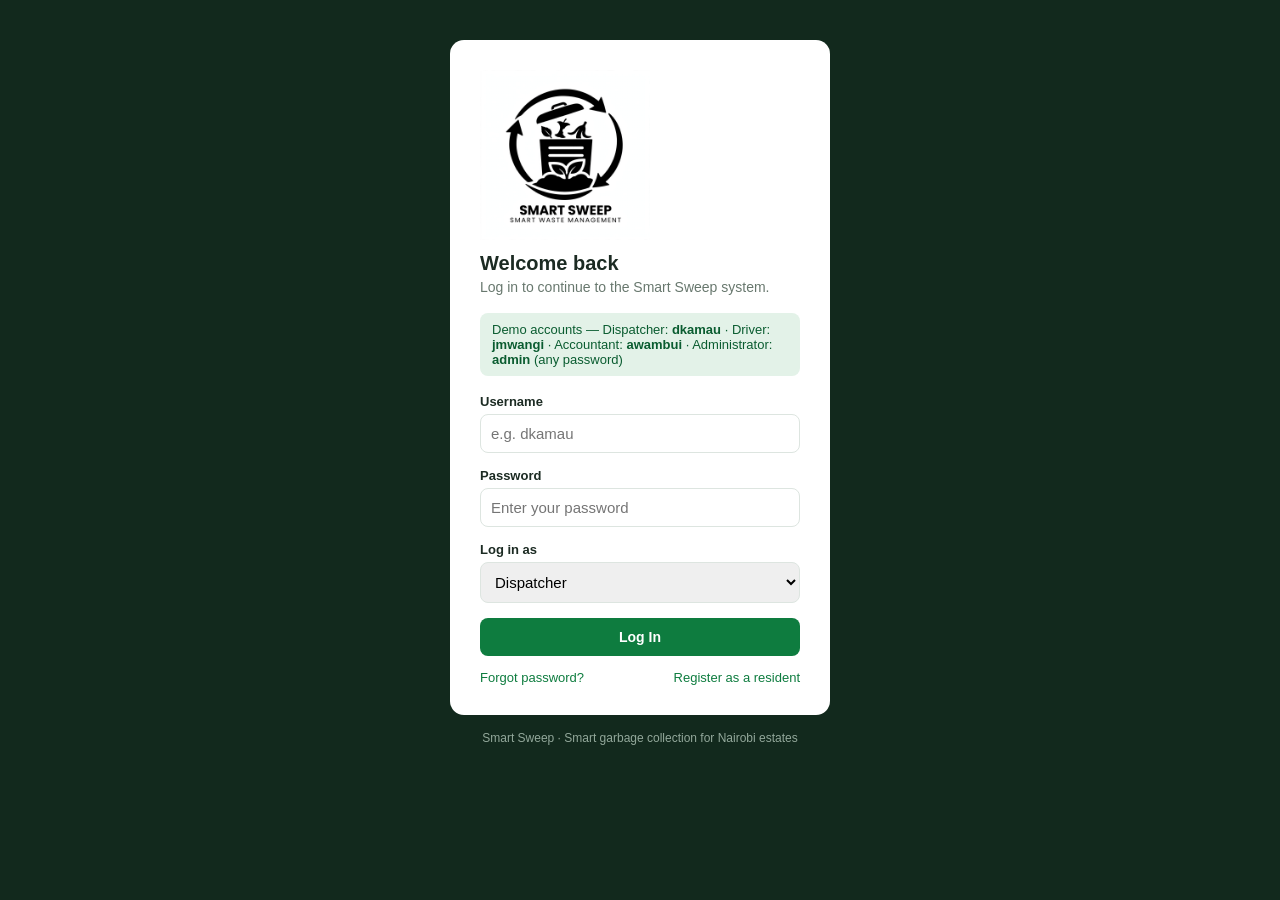
<file: index.html>
<!DOCTYPE html>
<!-- Smart Sweep — index page (the login page).
     A server always opens the file called index.html first,
     so this page IS the login page: the user types a username
     and a password, picks a role, and clicks Log In. The form
     then opens the dashboard page. (login.html is the same page,
     kept under its own name as well.) -->
<html lang="en">
<head>
    <meta charset="UTF-8">
    <meta name="viewport" content="width=device-width, initial-scale=1.0">
    <title>Login — Smart Sweep</title>
    <!-- This line brings in all the colours and layout from the CSS file -->
    <link rel="stylesheet" href="css/style.css">
</head>
<body>

    <div class="login-page">
        <div class="login-box">

            <!-- The system logo and name -->
            <img class="login-logo" src="img/smart-sweep-logo.png" alt="Smart Sweep - Smart Waste Management">

            <h1>Welcome back</h1>
            <p class="sub">Log in to continue to the Smart Sweep system.</p>

            <!-- Demo accounts, so anyone can try the system -->
            <div class="demo">
                Demo accounts — Dispatcher: <b>dkamau</b> · Driver: <b>jmwangi</b> ·
                Accountant: <b>awambui</b> · Administrator: <b>admin</b> (any password)
            </div>

            <!-- The login form. When it is submitted, it opens dashboard.html -->
            <form action="dashboard.html" method="get">
                <div class="field">
                    <label for="username">Username</label>
                    <input type="text" id="username" name="username" placeholder="e.g. dkamau" required>
                </div>
                <div class="field">
                    <label for="password">Password</label>
                    <input type="password" id="password" name="password" placeholder="Enter your password" required>
                </div>
                <div class="field">
                    <label for="role">Log in as</label>
                    <select id="role" name="role">
                        <option>Dispatcher</option>
                        <option>Collection Driver</option>
                        <option>Accountant</option>
                        <option>Administrator</option>
                        <option>Resident</option>
                    </select>
                </div>
                <button type="submit" class="btn">Log In</button>
            </form>

            <div class="login-links">
                <a href="#">Forgot password?</a>
                <a href="signup.html" class="right">Register as a resident</a>
            </div>
        </div>
        <p class="login-foot">Smart Sweep · Smart garbage collection for Nairobi estates</p>
    </div>

</body>
</html>
</file>
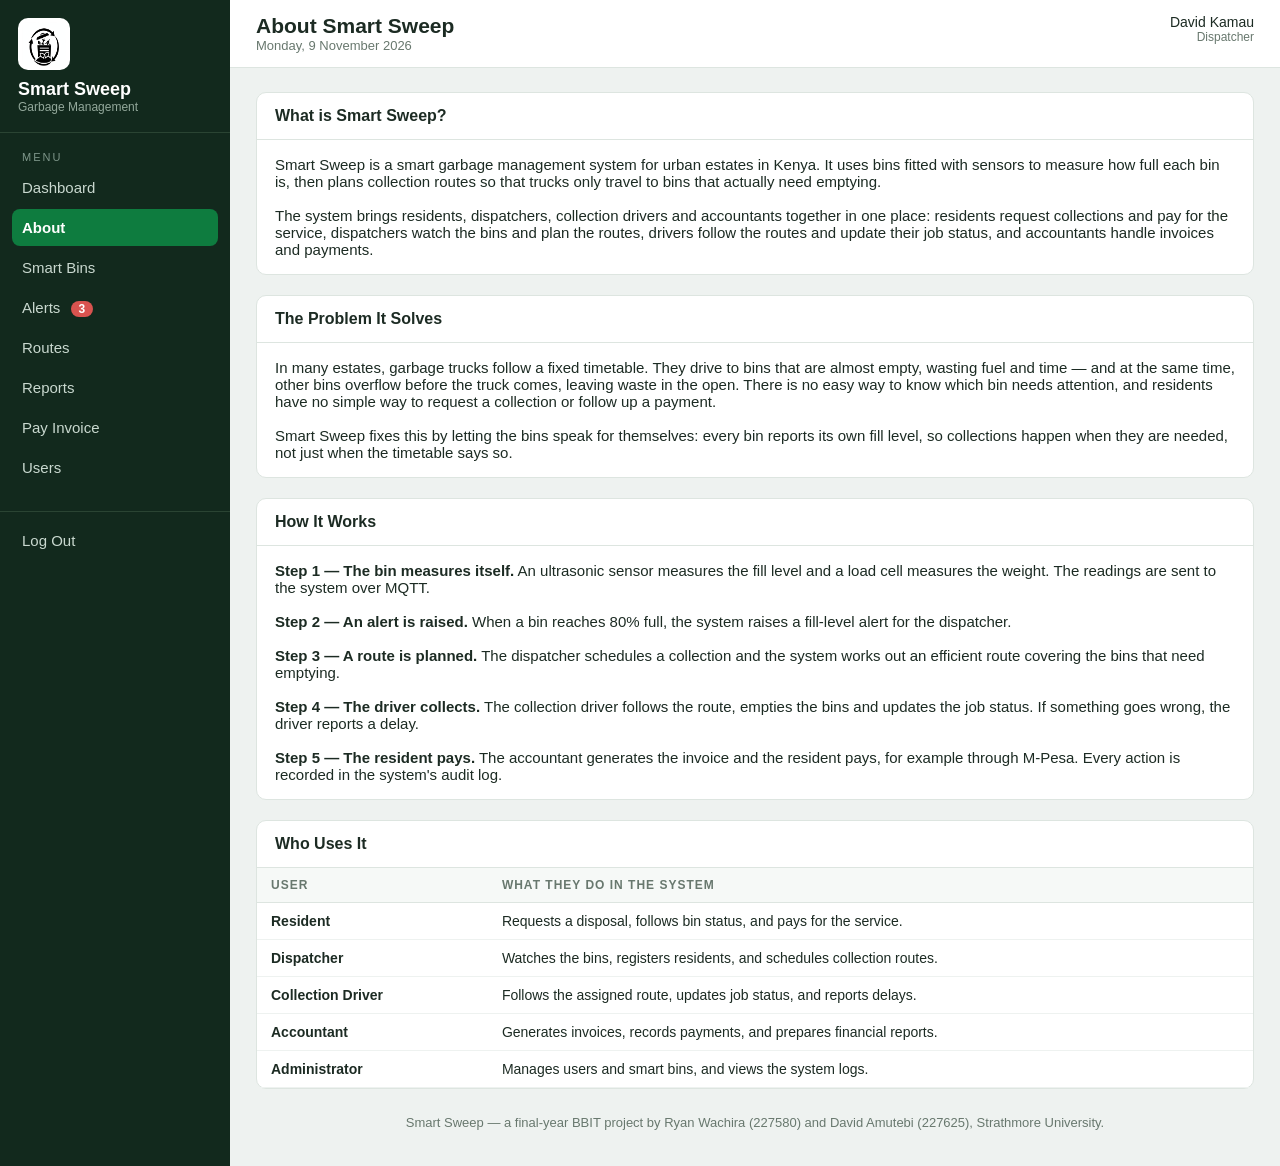
<file: about.html>
<!DOCTYPE html>
<!-- Smart Sweep — About page.
     This page explains what the system is, the problem it solves,
     how it works step by step, and who uses it. -->
<html lang="en">
<head>
    <meta charset="UTF-8">
    <meta name="viewport" content="width=device-width, initial-scale=1.0">
    <title>About — Smart Sweep</title>
    <link rel="stylesheet" href="css/style.css">
</head>
<body>

<div class="page">

    <!-- The left side menu (same on every page) -->
    <div class="sidebar">
        <div class="logo">
            <img class="logo-img" src="img/smart-sweep-logo-mark.png" alt="Smart Sweep logo">
            <div class="logo-name">Smart Sweep</div>
            <div class="logo-small">Garbage Management</div>
        </div>
        <div class="menu">
            <div class="menu-title">MENU</div>
            <a href="dashboard.html">Dashboard</a>
            <a href="about.html" class="active">About</a>
            <a href="bins.html">Smart Bins</a>
            <a href="alerts.html">Alerts <span class="count">3</span></a>
            <a href="routes.html">Routes</a>
            <a href="reports.html">Reports</a>
            <a href="pay.html">Pay Invoice</a>
            <a href="users.html">Users</a>
        </div>
        <div class="logout">
            <a href="login.html">Log Out</a>
        </div>
    </div>

    <div class="main">
        <div class="top">
            <div class="user">David Kamau<small>Dispatcher</small></div>
            <h1>About Smart Sweep</h1>
            <div class="date">Monday, 9 November 2026</div>
        </div>

        <div class="content">

            <!-- What the system is -->
            <div class="box">
                <div class="box-head">
                    <h2>What is Smart Sweep?</h2>
                </div>
                <div class="box-body">
                    <p>Smart Sweep is a smart garbage management system for urban estates in Kenya.
                    It uses bins fitted with sensors to measure how full each bin is, then plans
                    collection routes so that trucks only travel to bins that actually need emptying.</p>
                    <br>
                    <p>The system brings residents, dispatchers, collection drivers and accountants
                    together in one place: residents request collections and pay for the service,
                    dispatchers watch the bins and plan the routes, drivers follow the routes and
                    update their job status, and accountants handle invoices and payments.</p>
                </div>
            </div>

            <!-- The problem it solves -->
            <div class="box">
                <div class="box-head">
                    <h2>The Problem It Solves</h2>
                </div>
                <div class="box-body">
                    <p>In many estates, garbage trucks follow a fixed timetable. They drive to bins
                    that are almost empty, wasting fuel and time — and at the same time, other bins
                    overflow before the truck comes, leaving waste in the open. There is no easy way
                    to know which bin needs attention, and residents have no simple way to request a
                    collection or follow up a payment.</p>
                    <br>
                    <p>Smart Sweep fixes this by letting the bins speak for themselves: every bin
                    reports its own fill level, so collections happen when they are needed,
                    not just when the timetable says so.</p>
                </div>
            </div>

            <!-- How it works, step by step -->
            <div class="box">
                <div class="box-head">
                    <h2>How It Works</h2>
                </div>
                <div class="box-body">
                    <p><b>Step 1 — The bin measures itself.</b> An ultrasonic sensor measures the fill
                    level and a load cell measures the weight. The readings are sent to the system
                    over MQTT.</p>
                    <br>
                    <p><b>Step 2 — An alert is raised.</b> When a bin reaches 80% full, the system
                    raises a fill-level alert for the dispatcher.</p>
                    <br>
                    <p><b>Step 3 — A route is planned.</b> The dispatcher schedules a collection and
                    the system works out an efficient route covering the bins that need emptying.</p>
                    <br>
                    <p><b>Step 4 — The driver collects.</b> The collection driver follows the route,
                    empties the bins and updates the job status. If something goes wrong, the driver
                    reports a delay.</p>
                    <br>
                    <p><b>Step 5 — The resident pays.</b> The accountant generates the invoice and the
                    resident pays, for example through M-Pesa. Every action is recorded in the
                    system's audit log.</p>
                </div>
            </div>

            <!-- Who uses the system -->
            <div class="box">
                <div class="box-head">
                    <h2>Who Uses It</h2>
                </div>
                <table>
                    <tr><th>USER</th><th>WHAT THEY DO IN THE SYSTEM</th></tr>
                    <tr><td><b>Resident</b></td><td>Requests a disposal, follows bin status, and pays for the service.</td></tr>
                    <tr><td><b>Dispatcher</b></td><td>Watches the bins, registers residents, and schedules collection routes.</td></tr>
                    <tr><td><b>Collection Driver</b></td><td>Follows the assigned route, updates job status, and reports delays.</td></tr>
                    <tr><td><b>Accountant</b></td><td>Generates invoices, records payments, and prepares financial reports.</td></tr>
                    <tr><td><b>Administrator</b></td><td>Manages users and smart bins, and views the system logs.</td></tr>
                </table>
            </div>

            <p class="foot-note">Smart Sweep — a final-year BBIT project by Ryan Wachira (227580) and David Amutebi (227625), Strathmore University.</p>

        </div>
    </div>
</div>

</body>
</html>
</file>
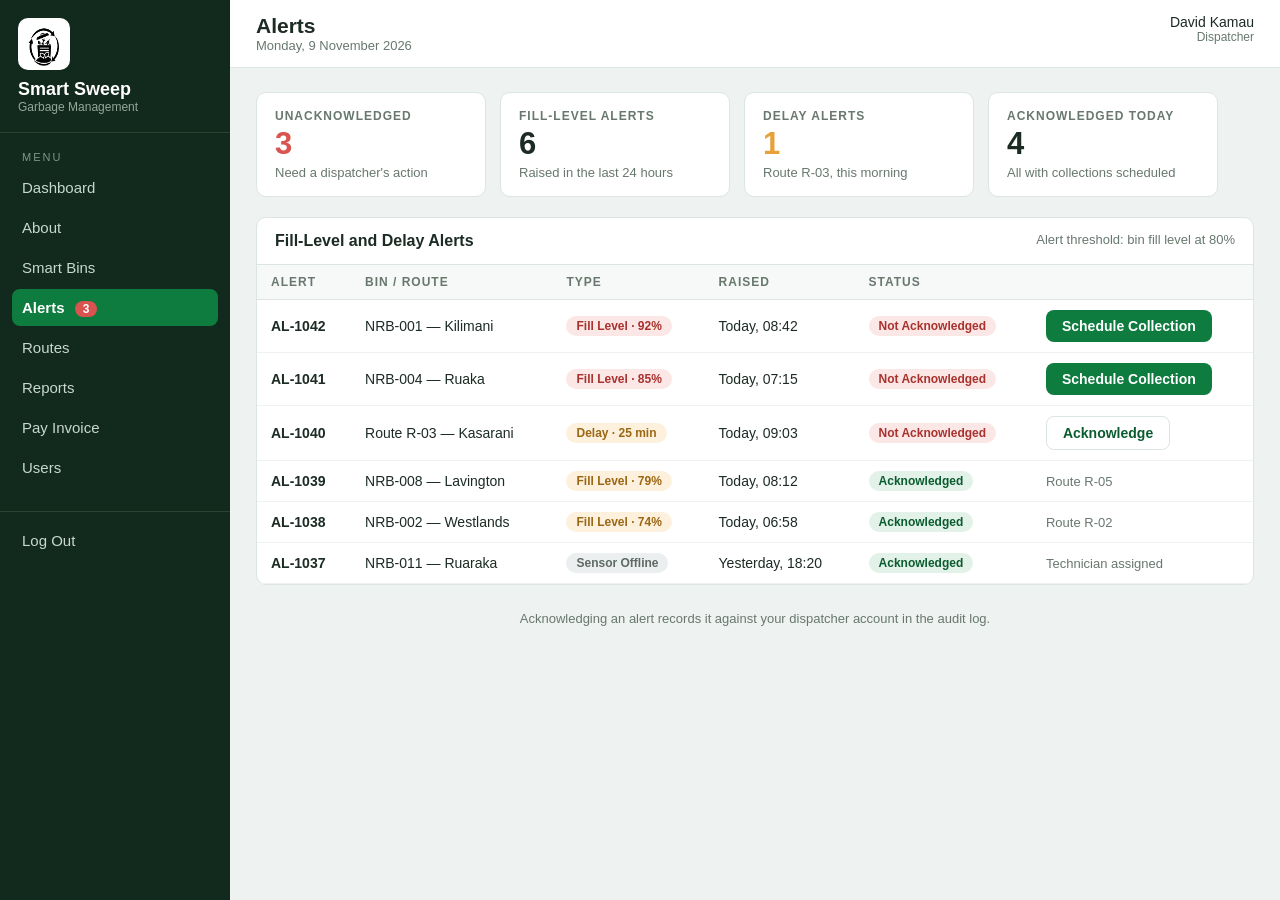
<file: alerts.html>
<!DOCTYPE html>
<!-- Smart Sweep — Alerts page.
     Alerts are raised automatically when a bin reaches 80% full,
     and when a driver reports a delay. The dispatcher acknowledges
     an alert and schedules a collection. -->
<html lang="en">
<head>
    <meta charset="UTF-8">
    <meta name="viewport" content="width=device-width, initial-scale=1.0">
    <title>Alerts — Smart Sweep</title>
    <link rel="stylesheet" href="css/style.css">
</head>
<body>

<div class="page">

    <!-- The left side menu (same on every page) -->
    <div class="sidebar">
        <div class="logo">
            <img class="logo-img" src="img/smart-sweep-logo-mark.png" alt="Smart Sweep logo">
            <div class="logo-name">Smart Sweep</div>
            <div class="logo-small">Garbage Management</div>
        </div>
        <div class="menu">
            <div class="menu-title">MENU</div>
            <a href="dashboard.html">Dashboard</a>
            <a href="about.html">About</a>
            <a href="bins.html">Smart Bins</a>
            <a href="alerts.html" class="active">Alerts <span class="count">3</span></a>
            <a href="routes.html">Routes</a>
            <a href="reports.html">Reports</a>
            <a href="pay.html">Pay Invoice</a>
            <a href="users.html">Users</a>
        </div>
        <div class="logout">
            <a href="login.html">Log Out</a>
        </div>
    </div>

    <div class="main">
        <div class="top">
            <div class="user">David Kamau<small>Dispatcher</small></div>
            <h1>Alerts</h1>
            <div class="date">Monday, 9 November 2026</div>
        </div>

        <div class="content">

            <!-- The four number cards -->
            <div class="cards">
                <div class="card">
                    <div class="card-title">UNACKNOWLEDGED</div>
                    <div class="number red">3</div>
                    <div class="note">Need a dispatcher's action</div>
                </div>
                <div class="card">
                    <div class="card-title">FILL-LEVEL ALERTS</div>
                    <div class="number">6</div>
                    <div class="note">Raised in the last 24 hours</div>
                </div>
                <div class="card">
                    <div class="card-title">DELAY ALERTS</div>
                    <div class="number orange">1</div>
                    <div class="note">Route R-03, this morning</div>
                </div>
                <div class="card">
                    <div class="card-title">ACKNOWLEDGED TODAY</div>
                    <div class="number">4</div>
                    <div class="note">All with collections scheduled</div>
                </div>
            </div>

            <!-- The table of alerts -->
            <div class="box">
                <div class="box-head">
                    <h2>Fill-Level and Delay Alerts</h2>
                    <span class="right">Alert threshold: bin fill level at 80%</span>
                </div>
                <table>
                    <tr>
                        <th>ALERT</th><th>BIN / ROUTE</th><th>TYPE</th><th>RAISED</th><th>STATUS</th><th></th>
                    </tr>
                    <tr>
                        <td><b>AL-1042</b></td><td>NRB-001 — Kilimani</td>
                        <td><span class="badge red">Fill Level · 92%</span></td>
                        <td>Today, 08:42</td>
                        <td><span class="badge red">Not Acknowledged</span></td>
                        <td><a class="btn" href="routes.html">Schedule Collection</a></td>
                    </tr>
                    <tr>
                        <td><b>AL-1041</b></td><td>NRB-004 — Ruaka</td>
                        <td><span class="badge red">Fill Level · 85%</span></td>
                        <td>Today, 07:15</td>
                        <td><span class="badge red">Not Acknowledged</span></td>
                        <td><a class="btn" href="routes.html">Schedule Collection</a></td>
                    </tr>
                    <tr>
                        <td><b>AL-1040</b></td><td>Route R-03 — Kasarani</td>
                        <td><span class="badge orange">Delay · 25 min</span></td>
                        <td>Today, 09:03</td>
                        <td><span class="badge red">Not Acknowledged</span></td>
                        <td><a class="btn btn-white" href="#">Acknowledge</a></td>
                    </tr>
                    <tr>
                        <td><b>AL-1039</b></td><td>NRB-008 — Lavington</td>
                        <td><span class="badge orange">Fill Level · 79%</span></td>
                        <td>Today, 08:12</td>
                        <td><span class="badge">Acknowledged</span></td>
                        <td><span class="grey-text small">Route R-05</span></td>
                    </tr>
                    <tr>
                        <td><b>AL-1038</b></td><td>NRB-002 — Westlands</td>
                        <td><span class="badge orange">Fill Level · 74%</span></td>
                        <td>Today, 06:58</td>
                        <td><span class="badge">Acknowledged</span></td>
                        <td><span class="grey-text small">Route R-02</span></td>
                    </tr>
                    <tr>
                        <td><b>AL-1037</b></td><td>NRB-011 — Ruaraka</td>
                        <td><span class="badge grey">Sensor Offline</span></td>
                        <td>Yesterday, 18:20</td>
                        <td><span class="badge">Acknowledged</span></td>
                        <td><span class="grey-text small">Technician assigned</span></td>
                    </tr>
                </table>
            </div>

            <p class="foot-note">Acknowledging an alert records it against your dispatcher account in the audit log.</p>

        </div>
    </div>
</div>

</body>
</html>
</file>
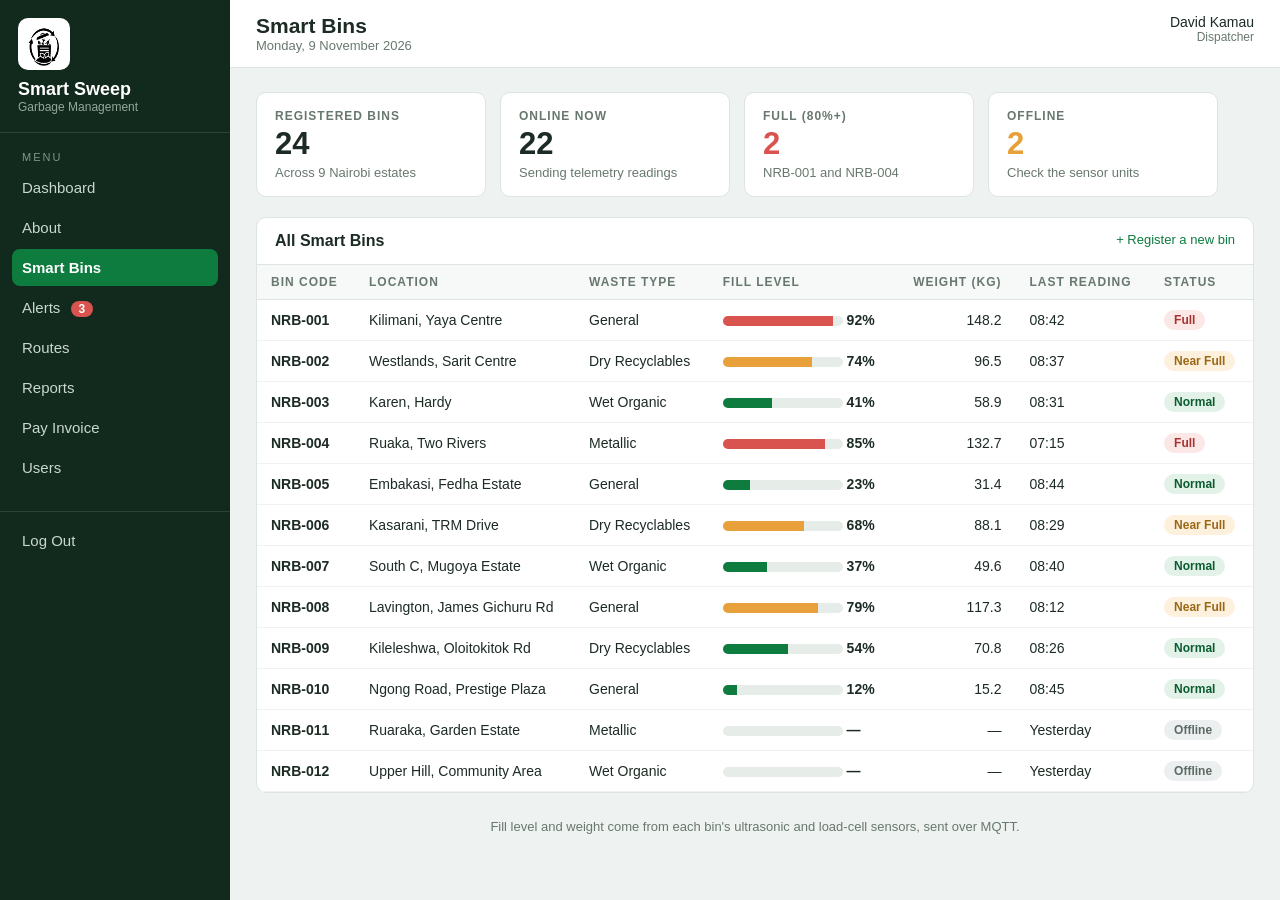
<file: bins.html>
<!DOCTYPE html>
<!-- Smart Sweep — Smart Bins page.
     A table of every smart bin: where it is, what waste it takes,
     how full it is, its weight, and whether it is online. -->
<html lang="en">
<head>
    <meta charset="UTF-8">
    <meta name="viewport" content="width=device-width, initial-scale=1.0">
    <title>Smart Bins — Smart Sweep</title>
    <link rel="stylesheet" href="css/style.css">
</head>
<body>

<div class="page">

    <!-- The left side menu (same on every page) -->
    <div class="sidebar">
        <div class="logo">
            <img class="logo-img" src="img/smart-sweep-logo-mark.png" alt="Smart Sweep logo">
            <div class="logo-name">Smart Sweep</div>
            <div class="logo-small">Garbage Management</div>
        </div>
        <div class="menu">
            <div class="menu-title">MENU</div>
            <a href="dashboard.html">Dashboard</a>
            <a href="about.html">About</a>
            <a href="bins.html" class="active">Smart Bins</a>
            <a href="alerts.html">Alerts <span class="count">3</span></a>
            <a href="routes.html">Routes</a>
            <a href="reports.html">Reports</a>
            <a href="pay.html">Pay Invoice</a>
            <a href="users.html">Users</a>
        </div>
        <div class="logout">
            <a href="login.html">Log Out</a>
        </div>
    </div>

    <div class="main">
        <div class="top">
            <div class="user">David Kamau<small>Dispatcher</small></div>
            <h1>Smart Bins</h1>
            <div class="date">Monday, 9 November 2026</div>
        </div>

        <div class="content">

            <!-- The four number cards -->
            <div class="cards">
                <div class="card">
                    <div class="card-title">REGISTERED BINS</div>
                    <div class="number">24</div>
                    <div class="note">Across 9 Nairobi estates</div>
                </div>
                <div class="card">
                    <div class="card-title">ONLINE NOW</div>
                    <div class="number">22</div>
                    <div class="note">Sending telemetry readings</div>
                </div>
                <div class="card">
                    <div class="card-title">FULL (80%+)</div>
                    <div class="number red">2</div>
                    <div class="note">NRB-001 and NRB-004</div>
                </div>
                <div class="card">
                    <div class="card-title">OFFLINE</div>
                    <div class="number orange">2</div>
                    <div class="note">Check the sensor units</div>
                </div>
            </div>

            <!-- The table of all bins.
                 Each bar is as wide as the bin's fill level. -->
            <div class="box">
                <div class="box-head">
                    <h2>All Smart Bins</h2>
                    <span class="right"><a href="#">+ Register a new bin</a></span>
                </div>
                <table>
                    <tr>
                        <th>BIN CODE</th><th>LOCATION</th><th>WASTE TYPE</th><th>FILL LEVEL</th><th class="num">WEIGHT (KG)</th><th>LAST READING</th><th>STATUS</th>
                    </tr>
                    <tr><td><b>NRB-001</b></td><td>Kilimani, Yaya Centre</td><td>General</td><td><div class="bar"><div class="fill red" style="width:92%"></div></div> <b>92%</b></td><td class="num">148.2</td><td>08:42</td><td><span class="badge red">Full</span></td></tr>
                    <tr><td><b>NRB-002</b></td><td>Westlands, Sarit Centre</td><td>Dry Recyclables</td><td><div class="bar"><div class="fill orange" style="width:74%"></div></div> <b>74%</b></td><td class="num">96.5</td><td>08:37</td><td><span class="badge orange">Near Full</span></td></tr>
                    <tr><td><b>NRB-003</b></td><td>Karen, Hardy</td><td>Wet Organic</td><td><div class="bar"><div class="fill" style="width:41%"></div></div> <b>41%</b></td><td class="num">58.9</td><td>08:31</td><td><span class="badge">Normal</span></td></tr>
                    <tr><td><b>NRB-004</b></td><td>Ruaka, Two Rivers</td><td>Metallic</td><td><div class="bar"><div class="fill red" style="width:85%"></div></div> <b>85%</b></td><td class="num">132.7</td><td>07:15</td><td><span class="badge red">Full</span></td></tr>
                    <tr><td><b>NRB-005</b></td><td>Embakasi, Fedha Estate</td><td>General</td><td><div class="bar"><div class="fill" style="width:23%"></div></div> <b>23%</b></td><td class="num">31.4</td><td>08:44</td><td><span class="badge">Normal</span></td></tr>
                    <tr><td><b>NRB-006</b></td><td>Kasarani, TRM Drive</td><td>Dry Recyclables</td><td><div class="bar"><div class="fill orange" style="width:68%"></div></div> <b>68%</b></td><td class="num">88.1</td><td>08:29</td><td><span class="badge orange">Near Full</span></td></tr>
                    <tr><td><b>NRB-007</b></td><td>South C, Mugoya Estate</td><td>Wet Organic</td><td><div class="bar"><div class="fill" style="width:37%"></div></div> <b>37%</b></td><td class="num">49.6</td><td>08:40</td><td><span class="badge">Normal</span></td></tr>
                    <tr><td><b>NRB-008</b></td><td>Lavington, James Gichuru Rd</td><td>General</td><td><div class="bar"><div class="fill orange" style="width:79%"></div></div> <b>79%</b></td><td class="num">117.3</td><td>08:12</td><td><span class="badge orange">Near Full</span></td></tr>
                    <tr><td><b>NRB-009</b></td><td>Kileleshwa, Oloitokitok Rd</td><td>Dry Recyclables</td><td><div class="bar"><div class="fill" style="width:54%"></div></div> <b>54%</b></td><td class="num">70.8</td><td>08:26</td><td><span class="badge">Normal</span></td></tr>
                    <tr><td><b>NRB-010</b></td><td>Ngong Road, Prestige Plaza</td><td>General</td><td><div class="bar"><div class="fill" style="width:12%"></div></div> <b>12%</b></td><td class="num">15.2</td><td>08:45</td><td><span class="badge">Normal</span></td></tr>
                    <tr><td><b>NRB-011</b></td><td>Ruaraka, Garden Estate</td><td>Metallic</td><td><div class="bar"><div class="fill" style="width:0%"></div></div> <b>—</b></td><td class="num">—</td><td>Yesterday</td><td><span class="badge grey">Offline</span></td></tr>
                    <tr><td><b>NRB-012</b></td><td>Upper Hill, Community Area</td><td>Wet Organic</td><td><div class="bar"><div class="fill" style="width:0%"></div></div> <b>—</b></td><td class="num">—</td><td>Yesterday</td><td><span class="badge grey">Offline</span></td></tr>
                </table>
            </div>

            <p class="foot-note">Fill level and weight come from each bin's ultrasonic and load-cell sensors, sent over MQTT.</p>

        </div>
    </div>
</div>

</body>
</html>
</file>
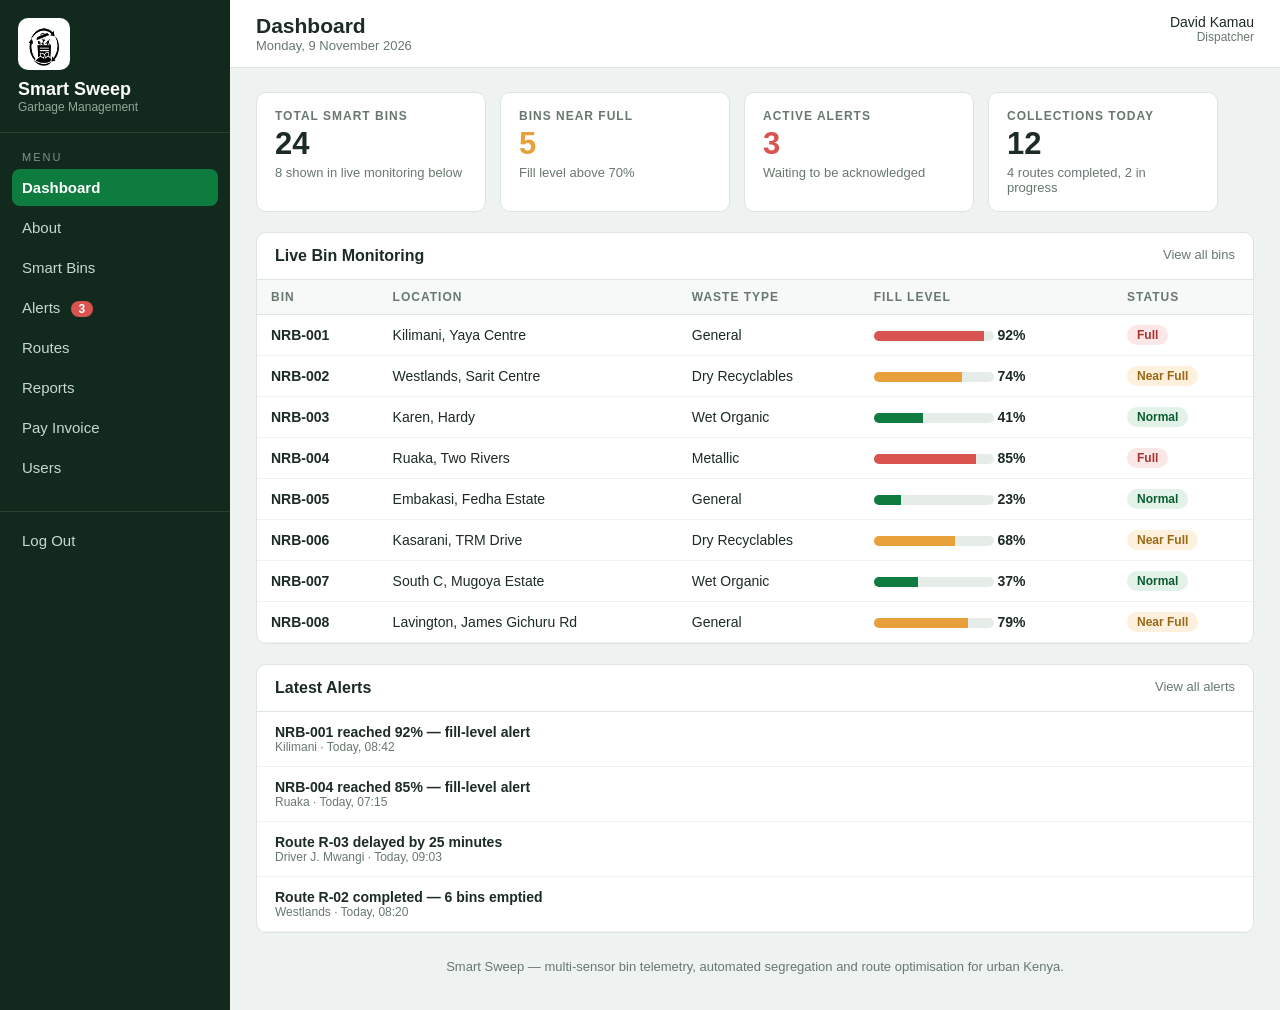
<file: dashboard.html>
<!DOCTYPE html>
<!-- Smart Sweep — Dashboard page.
     This is the first page after logging in. It shows four numbers
     at the top, a table of bins with their live fill levels, and
     the latest alerts. -->
<html lang="en">
<head>
    <meta charset="UTF-8">
    <meta name="viewport" content="width=device-width, initial-scale=1.0">
    <title>Dashboard — Smart Sweep</title>
    <link rel="stylesheet" href="css/style.css">
</head>
<body>

<div class="page">

    <!-- ===== The left side menu. It is the same on every page.
         The link with class "active" is the page you are on now. ===== -->
    <div class="sidebar">
        <div class="logo">
            <img class="logo-img" src="img/smart-sweep-logo-mark.png" alt="Smart Sweep logo">
            <div class="logo-name">Smart Sweep</div>
            <div class="logo-small">Garbage Management</div>
        </div>
        <div class="menu">
            <div class="menu-title">MENU</div>
            <a href="dashboard.html" class="active">Dashboard</a>
            <a href="about.html">About</a>
            <a href="bins.html">Smart Bins</a>
            <a href="alerts.html">Alerts <span class="count">3</span></a>
            <a href="routes.html">Routes</a>
            <a href="reports.html">Reports</a>
            <a href="pay.html">Pay Invoice</a>
            <a href="users.html">Users</a>
        </div>
        <div class="logout">
            <a href="login.html">Log Out</a>
        </div>
    </div>

    <!-- ===== The main part of the page ===== -->
    <div class="main">

        <!-- The white bar at the top -->
        <div class="top">
            <div class="user">David Kamau<small>Dispatcher</small></div>
            <h1>Dashboard</h1>
            <div class="date">Monday, 9 November 2026</div>
        </div>

        <div class="content">

            <!-- The four number cards -->
            <div class="cards">
                <div class="card">
                    <div class="card-title">TOTAL SMART BINS</div>
                    <div class="number">24</div>
                    <div class="note">8 shown in live monitoring below</div>
                </div>
                <div class="card">
                    <div class="card-title">BINS NEAR FULL</div>
                    <div class="number orange">5</div>
                    <div class="note">Fill level above 70%</div>
                </div>
                <div class="card">
                    <div class="card-title">ACTIVE ALERTS</div>
                    <div class="number red">3</div>
                    <div class="note">Waiting to be acknowledged</div>
                </div>
                <div class="card">
                    <div class="card-title">COLLECTIONS TODAY</div>
                    <div class="number">12</div>
                    <div class="note">4 routes completed, 2 in progress</div>
                </div>
            </div>

            <!-- Live bin monitoring table.
                 The bar in each row shows how full the bin is:
                 the coloured part is as wide as the fill level.
                 Green = fine, orange = near full, red = full. -->
            <div class="box">
                <div class="box-head">
                    <h2>Live Bin Monitoring</h2>
                    <a class="right" href="bins.html">View all bins</a>
                </div>
                <table>
                    <tr>
                        <th>BIN</th><th>LOCATION</th><th>WASTE TYPE</th><th>FILL LEVEL</th><th>STATUS</th>
                    </tr>
                    <tr>
                        <td><b>NRB-001</b></td><td>Kilimani, Yaya Centre</td><td>General</td>
                        <td><div class="bar"><div class="fill red" style="width:92%"></div></div> <b>92%</b></td>
                        <td><span class="badge red">Full</span></td>
                    </tr>
                    <tr>
                        <td><b>NRB-002</b></td><td>Westlands, Sarit Centre</td><td>Dry Recyclables</td>
                        <td><div class="bar"><div class="fill orange" style="width:74%"></div></div> <b>74%</b></td>
                        <td><span class="badge orange">Near Full</span></td>
                    </tr>
                    <tr>
                        <td><b>NRB-003</b></td><td>Karen, Hardy</td><td>Wet Organic</td>
                        <td><div class="bar"><div class="fill" style="width:41%"></div></div> <b>41%</b></td>
                        <td><span class="badge">Normal</span></td>
                    </tr>
                    <tr>
                        <td><b>NRB-004</b></td><td>Ruaka, Two Rivers</td><td>Metallic</td>
                        <td><div class="bar"><div class="fill red" style="width:85%"></div></div> <b>85%</b></td>
                        <td><span class="badge red">Full</span></td>
                    </tr>
                    <tr>
                        <td><b>NRB-005</b></td><td>Embakasi, Fedha Estate</td><td>General</td>
                        <td><div class="bar"><div class="fill" style="width:23%"></div></div> <b>23%</b></td>
                        <td><span class="badge">Normal</span></td>
                    </tr>
                    <tr>
                        <td><b>NRB-006</b></td><td>Kasarani, TRM Drive</td><td>Dry Recyclables</td>
                        <td><div class="bar"><div class="fill orange" style="width:68%"></div></div> <b>68%</b></td>
                        <td><span class="badge orange">Near Full</span></td>
                    </tr>
                    <tr>
                        <td><b>NRB-007</b></td><td>South C, Mugoya Estate</td><td>Wet Organic</td>
                        <td><div class="bar"><div class="fill" style="width:37%"></div></div> <b>37%</b></td>
                        <td><span class="badge">Normal</span></td>
                    </tr>
                    <tr>
                        <td><b>NRB-008</b></td><td>Lavington, James Gichuru Rd</td><td>General</td>
                        <td><div class="bar"><div class="fill orange" style="width:79%"></div></div> <b>79%</b></td>
                        <td><span class="badge orange">Near Full</span></td>
                    </tr>
                </table>
            </div>

            <!-- The latest alerts -->
            <div class="box">
                <div class="box-head">
                    <h2>Latest Alerts</h2>
                    <a class="right" href="alerts.html">View all alerts</a>
                </div>
                <div class="alert-row">
                    <div class="what">NRB-001 reached 92% — fill-level alert</div>
                    <div class="when">Kilimani · Today, 08:42</div>
                </div>
                <div class="alert-row">
                    <div class="what">NRB-004 reached 85% — fill-level alert</div>
                    <div class="when">Ruaka · Today, 07:15</div>
                </div>
                <div class="alert-row">
                    <div class="what">Route R-03 delayed by 25 minutes</div>
                    <div class="when">Driver J. Mwangi · Today, 09:03</div>
                </div>
                <div class="alert-row">
                    <div class="what">Route R-02 completed — 6 bins emptied</div>
                    <div class="when">Westlands · Today, 08:20</div>
                </div>
            </div>

            <p class="foot-note">Smart Sweep — multi-sensor bin telemetry, automated segregation and route optimisation for urban Kenya.</p>

        </div>
    </div>
</div>

</body>
</html>
</file>
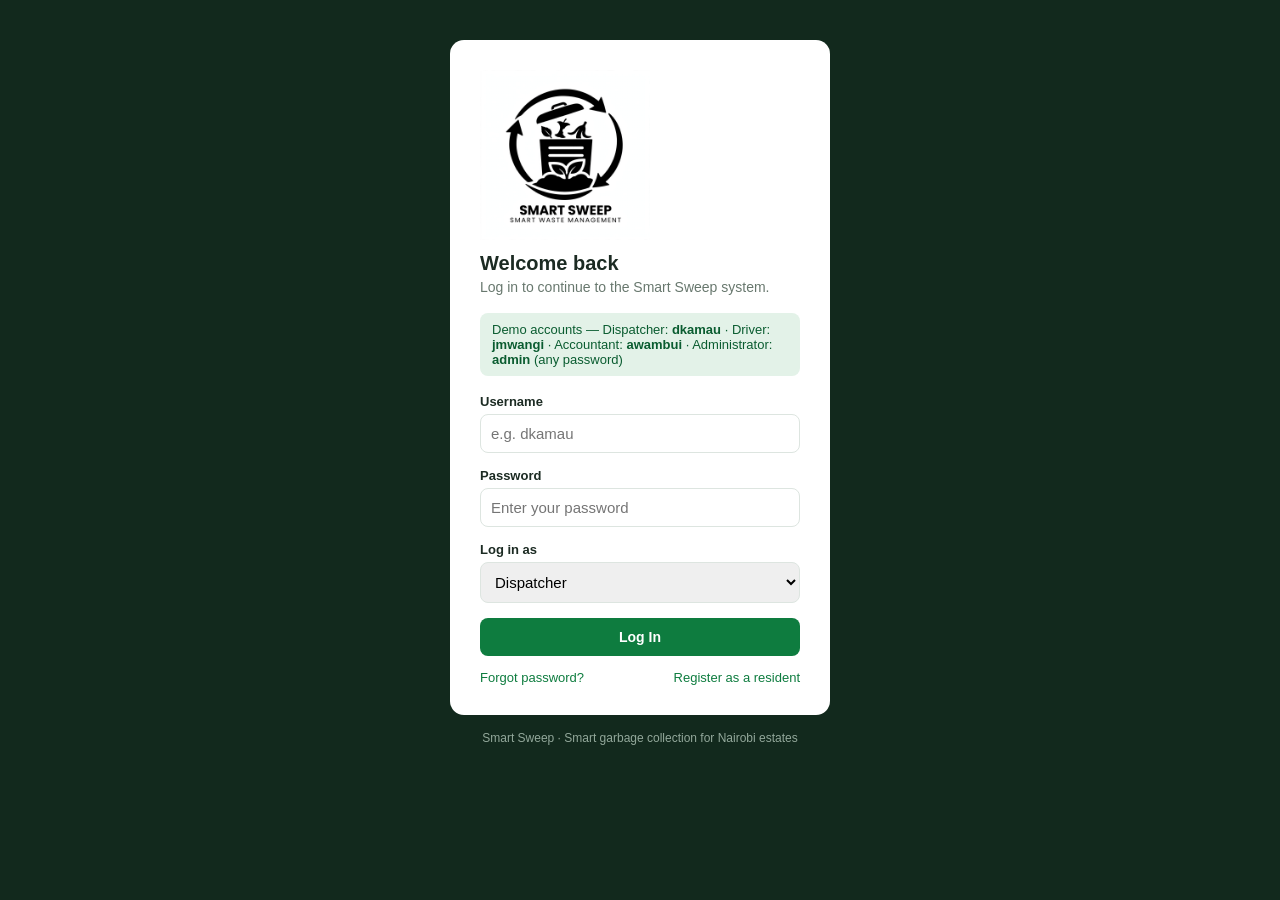
<file: login.html>
<!DOCTYPE html>
<!-- Smart Sweep — Login page.
     This is the first page a user sees. The user types a username
     and a password, picks a role, and clicks Log In. The form then
     opens the dashboard page. -->
<html lang="en">
<head>
    <meta charset="UTF-8">
    <meta name="viewport" content="width=device-width, initial-scale=1.0">
    <title>Login — Smart Sweep</title>
    <!-- This line brings in all the colours and layout from the CSS file -->
    <link rel="stylesheet" href="css/style.css">
</head>
<body>

    <div class="login-page">
        <div class="login-box">

            <!-- The system logo and name -->
            <img class="login-logo" src="img/smart-sweep-logo.png" alt="Smart Sweep - Smart Waste Management">

            <h1>Welcome back</h1>
            <p class="sub">Log in to continue to the Smart Sweep system.</p>

            <!-- Demo accounts, so anyone can try the system -->
            <div class="demo">
                Demo accounts — Dispatcher: <b>dkamau</b> · Driver: <b>jmwangi</b> ·
                Accountant: <b>awambui</b> · Administrator: <b>admin</b> (any password)
            </div>

            <!-- The login form. When it is submitted, it opens dashboard.html -->
            <form action="dashboard.html" method="get">
                <div class="field">
                    <label for="username">Username</label>
                    <input type="text" id="username" name="username" placeholder="e.g. dkamau" required>
                </div>
                <div class="field">
                    <label for="password">Password</label>
                    <input type="password" id="password" name="password" placeholder="Enter your password" required>
                </div>
                <div class="field">
                    <label for="role">Log in as</label>
                    <select id="role" name="role">
                        <option>Dispatcher</option>
                        <option>Collection Driver</option>
                        <option>Accountant</option>
                        <option>Administrator</option>
                        <option>Resident</option>
                    </select>
                </div>
                <button type="submit" class="btn">Log In</button>
            </form>

            <div class="login-links">
                <a href="#">Forgot password?</a>
                <a href="signup.html" class="right">Register as a resident</a>
            </div>
        </div>
        <p class="login-foot">Smart Sweep · Smart garbage collection for Nairobi estates</p>
    </div>

</body>
</html>
</file>
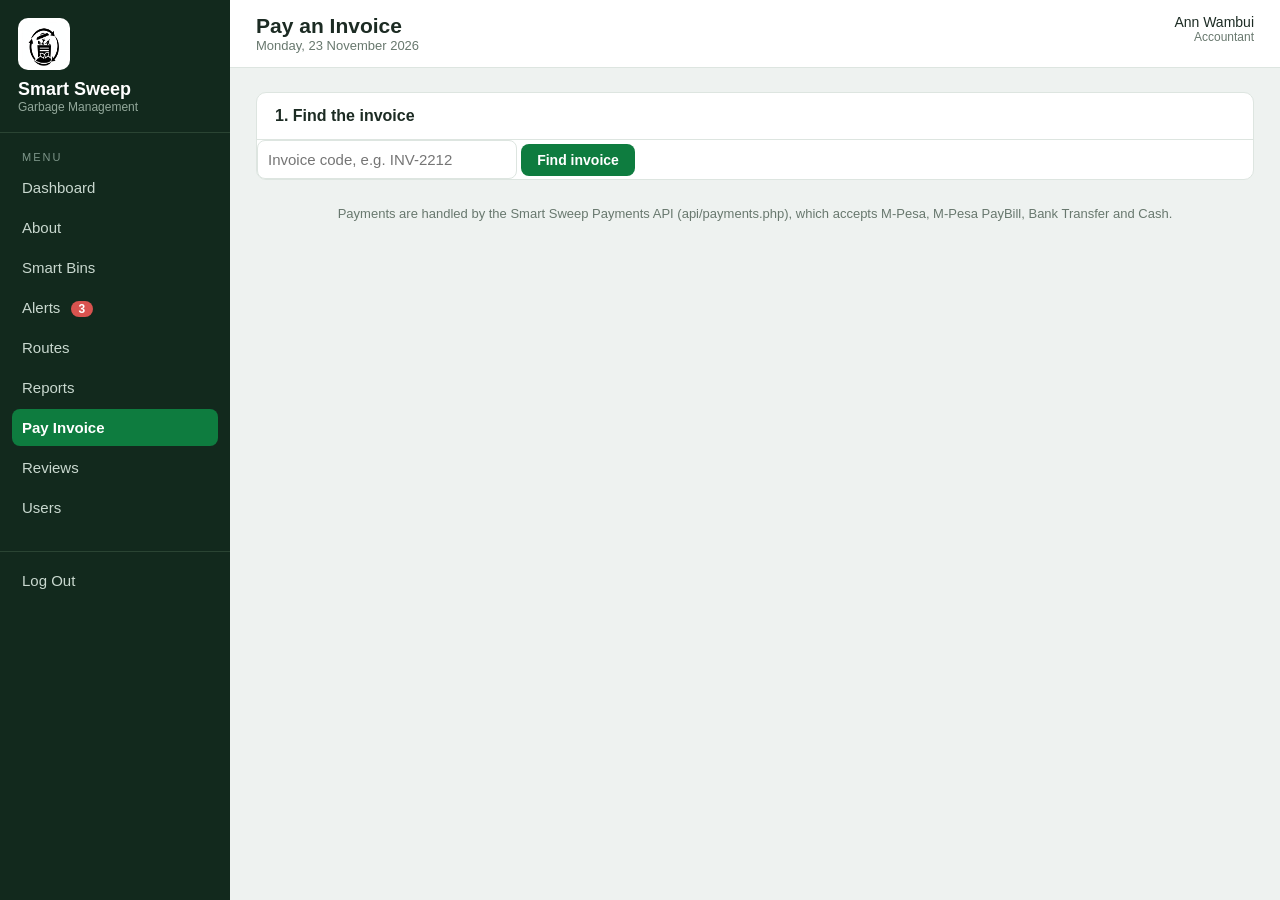
<file: pay.html>
<!DOCTYPE html>
<!-- Smart Sweep — Pay an Invoice page.
     The front end of the Payments API (api/payments.php):
     find an invoice, choose how to pay — M-Pesa, PayBill,
     Bank Transfer or Cash — and the API does the rest. -->
<html lang="en">
<head>
    <meta charset="UTF-8">
    <meta name="viewport" content="width=device-width, initial-scale=1.0">
    <title>Pay an Invoice — Smart Sweep</title>
    <link rel="stylesheet" href="css/style.css">
</head>
<body>

<div class="page">

    <!-- The left side menu (same on every page) -->
    <div class="sidebar">
        <div class="logo">
            <img class="logo-img" src="img/smart-sweep-logo-mark.png" alt="Smart Sweep logo">
            <div class="logo-name">Smart Sweep</div>
            <div class="logo-small">Garbage Management</div>
        </div>
        <div class="menu">
            <div class="menu-title">MENU</div>
            <a href="dashboard.html">Dashboard</a>
            <a href="about.html">About</a>
            <a href="bins.html">Smart Bins</a>
            <a href="alerts.html">Alerts <span class="count">3</span></a>
            <a href="routes.html">Routes</a>
            <a href="reports.html">Reports</a>
            <a href="pay.html" class="active">Pay Invoice</a>
            <a href="reviews.html">Reviews</a>
            <a href="users.html">Users</a>
        </div>
        <div class="logout">
            <a href="login.html">Log Out</a>
        </div>
    </div>

    <div class="main">
        <div class="top">
            <div class="user">Ann Wambui<small>Accountant</small></div>
            <h1>Pay an Invoice</h1>
            <div class="date">Monday, 23 November 2026</div>
        </div>

        <div class="content">

            <!-- Step 1: find the invoice -->
            <div class="box">
                <div class="box-head">
                    <h2>1. Find the invoice</h2>
                </div>
                <p>
                    <input type="text" id="invoiceCode" placeholder="Invoice code, e.g. INV-2212" style="width:260px">
                    <button class="btn" id="findBtn" type="button">Find invoice</button>
                </p>
                <div id="invoiceInfo"></div>
            </div>

            <!-- Step 2: choose how to pay -->
            <div class="box" id="payBox" style="display:none">
                <div class="box-head">
                    <h2>2. Choose how to pay</h2>
                </div>
                <p>
                    <label><input type="radio" name="method" value="M-Pesa" checked> M-Pesa</label> &nbsp;
                    <label><input type="radio" name="method" value="M-Pesa PayBill"> M-Pesa PayBill</label> &nbsp;
                    <label><input type="radio" name="method" value="Bank Transfer"> Bank Transfer</label> &nbsp;
                    <label><input type="radio" name="method" value="Cash"> Cash</label>
                </p>

                <div id="fieldsMpesa">
                    <p>M-Pesa phone number<br>
                    <input type="text" id="phone" placeholder="e.g. 0712 345 678" style="width:260px"></p>
                    <p class="foot-note">You will get an M-Pesa prompt on this phone — enter your PIN to pay.</p>
                </div>

                <div id="fieldsPaybill" style="display:none">
                    <p class="foot-note">Pay on your phone with Lipa na M-Pesa → PayBill. When you continue,
                    the API gives you the business number — your account number is your invoice code.
                    The payment completes when Safaricom confirms it.</p>
                </div>

                <div id="fieldsBank" style="display:none">
                    <p class="foot-note">When you continue, the API gives you the Smart Sweep bank account
                    and a reference to quote on the transfer. The Accountant confirms the payment
                    once the transfer lands.</p>
                </div>

                <div id="fieldsCash" style="display:none">
                    <p class="foot-note">Pay at the Smart Sweep office. The payment is recorded as
                    received as soon as you continue.</p>
                </div>

                <p><button class="btn" id="payBtn" type="button">Pay now</button></p>
            </div>

            <!-- The answer from the API -->
            <div class="box" id="resultBox" style="display:none">
                <div class="box-head">
                    <h2>Result</h2>
                </div>
                <div id="result"></div>
            </div>

            <p class="foot-note">Payments are handled by the Smart Sweep Payments API (api/payments.php),
            which accepts M-Pesa, M-Pesa PayBill, Bank Transfer and Cash. <span id="modeNote"></span></p>

        </div>
    </div>
</div>

<script>
// The Pay page talks to the Payments API and shows its answer
// in words — the same rule the whole system follows.
var API = 'api/payments.php';
var currentInvoice = null;

function show(box, html) {
    var el = document.getElementById(box);
    el.innerHTML = html;
    el.style.display = 'block';
}

function money(n) { return 'KSh ' + Number(n).toLocaleString('en-KE'); }

document.getElementById('findBtn').onclick = function () {
    var code = document.getElementById('invoiceCode').value.trim();
    if (!code) { show('invoiceInfo', '<p>Enter the invoice code from the invoice.</p>'); return; }
    fetch(API + '?invoice=' + encodeURIComponent(code))
        .then(function (r) { return r.json(); })
        .then(function (d) {
            if (!d.success) {
                show('invoiceInfo', '<p>' + d.message + '</p>');
                document.getElementById('payBox').style.display = 'none';
                return;
            }
            currentInvoice = d.invoice;
            document.getElementById('modeNote').textContent =
                d.test_mode ? 'The API is in test mode: no real money moves.' : '';
            var badge = d.invoice.status === 'Paid'
                ? '<span class="badge">Paid</span>' : '<span class="badge orange">Unpaid</span>';
            show('invoiceInfo',
                '<table><tr><th>INVOICE</th><th>RESIDENT</th><th>ESTATE</th><th class="num">AMOUNT</th><th>STATUS</th></tr>' +
                '<tr><td><b>' + d.invoice.code + '</b></td><td>' + d.invoice.resident + '</td><td>' +
                d.invoice.estate + '</td><td class="num">' + money(d.invoice.amount) + '</td><td>' + badge +
                '</td></tr></table>');
            document.getElementById('payBox').style.display =
                d.invoice.status === 'Paid' ? 'none' : 'block';
        })
        .catch(function () { show('invoiceInfo', '<p>The payments service is not answering. Is the site running on XAMPP?</p>'); });
};

var fieldSets = { 'M-Pesa': 'fieldsMpesa', 'M-Pesa PayBill': 'fieldsPaybill', 'Bank Transfer': 'fieldsBank', 'Cash': 'fieldsCash' };
document.querySelectorAll('input[name="method"]').forEach(function (radio) {
    radio.onchange = function () {
        for (var m in fieldSets) {
            document.getElementById(fieldSets[m]).style.display = 'none';
        }
        document.getElementById(fieldSets[radio.value]).style.display = 'block';
    };
});

document.getElementById('payBtn').onclick = function () {
    if (!currentInvoice) return;
    var method = document.querySelector('input[name="method"]:checked').value;
    var body = { action: 'initiate', invoice_code: currentInvoice.code, method: method };
    if (method === 'M-Pesa') body.phone = document.getElementById('phone').value;
    fetch(API, { method: 'POST', headers: { 'Content-Type': 'application/json' }, body: JSON.stringify(body) })
        .then(function (r) { return r.json(); })
        .then(function (d) {
            if (!d.success) { show('result', '<p>' + d.message + '</p>'); return; }
            var html = '<p><b>' + d.message + '</b></p>' +
                '<table><tr><th>PAYMENT</th><th>METHOD</th><th>REFERENCE</th><th>STATUS</th><th class="num">AMOUNT</th></tr>' +
                '<tr><td><b>' + d.payment_code + '</b></td><td>' + d.method + '</td><td>' +
                (d.mpesa_ref || d.reference || '—') + '</td><td>' + d.status + '</td><td class="num">' +
                money(d.amount) + '</td></tr></table>';
            if (d.paybill) {
                html += '<p>On your phone: <b>Lipa na M-Pesa → PayBill</b> → business number <b>' +
                    d.paybill.business_number + '</b>, account number <b>' + d.paybill.account_number +
                    '</b> (your invoice code), amount <b>' + money(d.paybill.amount) + '</b>.</p>';
            }
            if (d.bank) {
                html += '<p>Transfer to: <b>' + d.bank.bank_name + '</b>, account name <b>' +
                    d.bank.account_name + '</b>, account number <b>' + d.bank.account_number +
                    '</b> — quote reference <b>' + d.reference + '</b>.</p>';
            }
            if (d.note) html += '<p class="foot-note">' + d.note + '</p>';
            if (d.test_mode) html += '<p class="foot-note">Test mode: no real money moved.</p>';
            show('result', html);
            if (d.status === 'Completed') {
                document.getElementById('payBox').style.display = 'none';
            }
        })
        .catch(function () { show('result', '<p>The payments service is not answering. Is the site running on XAMPP?</p>'); });
};
</script>

</body>
</html>
</file>
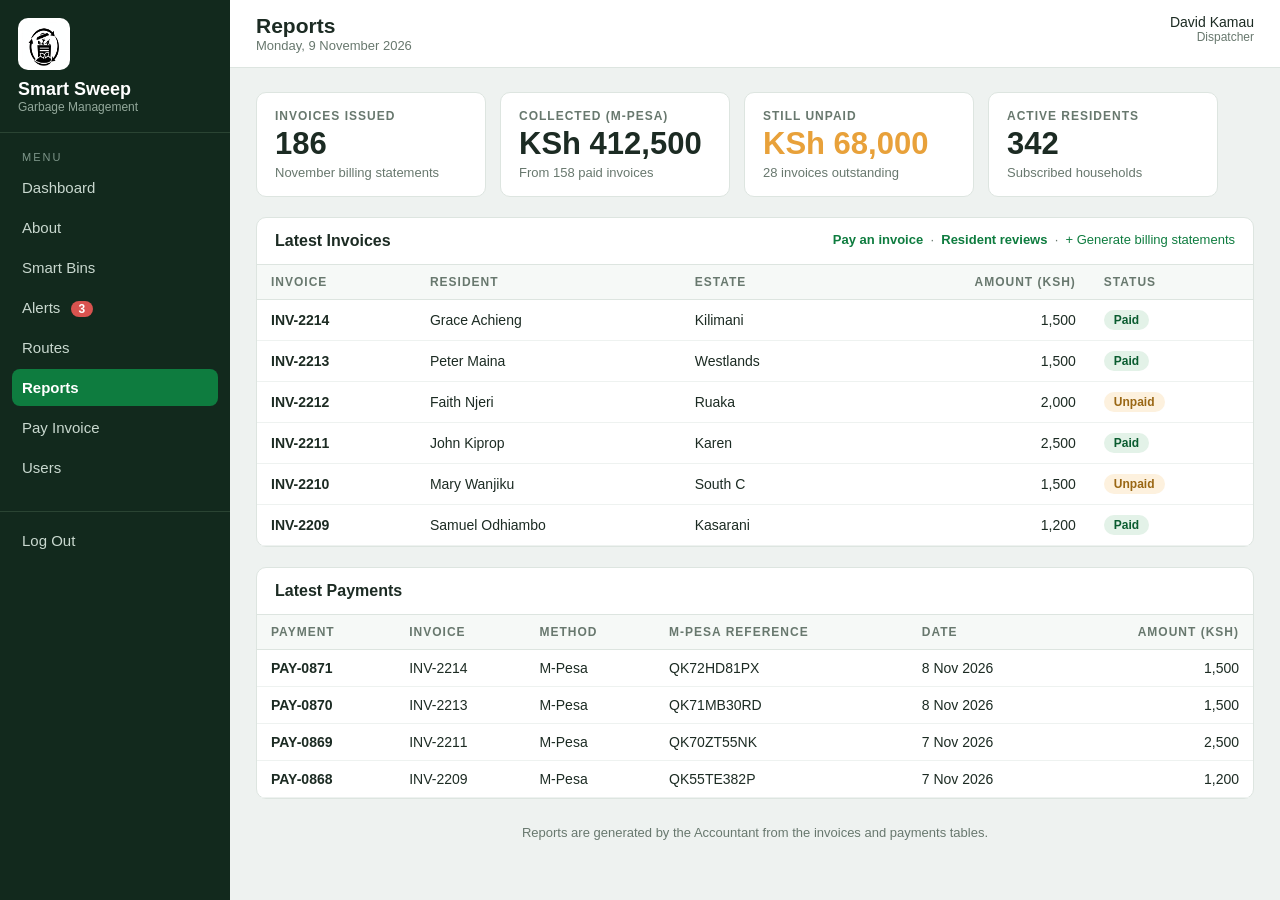
<file: reports.html>
<!DOCTYPE html>
<!-- Smart Sweep — Reports page.
     The money side of the system: invoices sent to residents,
     payments received (mostly M-Pesa), and what is still unpaid. -->
<html lang="en">
<head>
    <meta charset="UTF-8">
    <meta name="viewport" content="width=device-width, initial-scale=1.0">
    <title>Reports — Smart Sweep</title>
    <link rel="stylesheet" href="css/style.css">
</head>
<body>

<div class="page">

    <!-- The left side menu (same on every page) -->
    <div class="sidebar">
        <div class="logo">
            <img class="logo-img" src="img/smart-sweep-logo-mark.png" alt="Smart Sweep logo">
            <div class="logo-name">Smart Sweep</div>
            <div class="logo-small">Garbage Management</div>
        </div>
        <div class="menu">
            <div class="menu-title">MENU</div>
            <a href="dashboard.html">Dashboard</a>
            <a href="about.html">About</a>
            <a href="bins.html">Smart Bins</a>
            <a href="alerts.html">Alerts <span class="count">3</span></a>
            <a href="routes.html">Routes</a>
            <a href="reports.html" class="active">Reports</a>
            <a href="pay.html">Pay Invoice</a>
            <a href="users.html">Users</a>
        </div>
        <div class="logout">
            <a href="login.html">Log Out</a>
        </div>
    </div>

    <div class="main">
        <div class="top">
            <div class="user">David Kamau<small>Dispatcher</small></div>
            <h1>Reports</h1>
            <div class="date">Monday, 9 November 2026</div>
        </div>

        <div class="content">

            <!-- The four number cards (November 2026 so far) -->
            <div class="cards">
                <div class="card">
                    <div class="card-title">INVOICES ISSUED</div>
                    <div class="number">186</div>
                    <div class="note">November billing statements</div>
                </div>
                <div class="card">
                    <div class="card-title">COLLECTED (M-PESA)</div>
                    <div class="number">KSh 412,500</div>
                    <div class="note">From 158 paid invoices</div>
                </div>
                <div class="card">
                    <div class="card-title">STILL UNPAID</div>
                    <div class="number orange">KSh 68,000</div>
                    <div class="note">28 invoices outstanding</div>
                </div>
                <div class="card">
                    <div class="card-title">ACTIVE RESIDENTS</div>
                    <div class="number">342</div>
                    <div class="note">Subscribed households</div>
                </div>
            </div>

            <!-- Invoices table -->
            <div class="box">
                <div class="box-head">
                    <h2>Latest Invoices</h2>
                    <span class="right"><a href="pay.html"><b>Pay an invoice</b></a> &nbsp;·&nbsp; <a href="reviews.html"><b>Resident reviews</b></a> &nbsp;·&nbsp; <a href="#">+ Generate billing statements</a></span>
                </div>
                <table>
                    <tr>
                        <th>INVOICE</th><th>RESIDENT</th><th>ESTATE</th><th class="num">AMOUNT (KSH)</th><th>STATUS</th>
                    </tr>
                    <tr><td><b>INV-2214</b></td><td>Grace Achieng</td><td>Kilimani</td><td class="num">1,500</td><td><span class="badge">Paid</span></td></tr>
                    <tr><td><b>INV-2213</b></td><td>Peter Maina</td><td>Westlands</td><td class="num">1,500</td><td><span class="badge">Paid</span></td></tr>
                    <tr><td><b>INV-2212</b></td><td>Faith Njeri</td><td>Ruaka</td><td class="num">2,000</td><td><span class="badge orange">Unpaid</span></td></tr>
                    <tr><td><b>INV-2211</b></td><td>John Kiprop</td><td>Karen</td><td class="num">2,500</td><td><span class="badge">Paid</span></td></tr>
                    <tr><td><b>INV-2210</b></td><td>Mary Wanjiku</td><td>South C</td><td class="num">1,500</td><td><span class="badge orange">Unpaid</span></td></tr>
                    <tr><td><b>INV-2209</b></td><td>Samuel Odhiambo</td><td>Kasarani</td><td class="num">1,200</td><td><span class="badge">Paid</span></td></tr>
                </table>
            </div>

            <!-- Payments table -->
            <div class="box">
                <div class="box-head">
                    <h2>Latest Payments</h2>
                </div>
                <table>
                    <tr>
                        <th>PAYMENT</th><th>INVOICE</th><th>METHOD</th><th>M-PESA REFERENCE</th><th>DATE</th><th class="num">AMOUNT (KSH)</th>
                    </tr>
                    <tr><td><b>PAY-0871</b></td><td>INV-2214</td><td>M-Pesa</td><td>QK72HD81PX</td><td>8 Nov 2026</td><td class="num">1,500</td></tr>
                    <tr><td><b>PAY-0870</b></td><td>INV-2213</td><td>M-Pesa</td><td>QK71MB30RD</td><td>8 Nov 2026</td><td class="num">1,500</td></tr>
                    <tr><td><b>PAY-0869</b></td><td>INV-2211</td><td>M-Pesa</td><td>QK70ZT55NK</td><td>7 Nov 2026</td><td class="num">2,500</td></tr>
                    <tr><td><b>PAY-0868</b></td><td>INV-2209</td><td>M-Pesa</td><td>QK55TE382P</td><td>7 Nov 2026</td><td class="num">1,200</td></tr>
                </table>
            </div>

            <p class="foot-note">Reports are generated by the Accountant from the invoices and payments tables.</p>

        </div>
    </div>
</div>

</body>
</html>
</file>
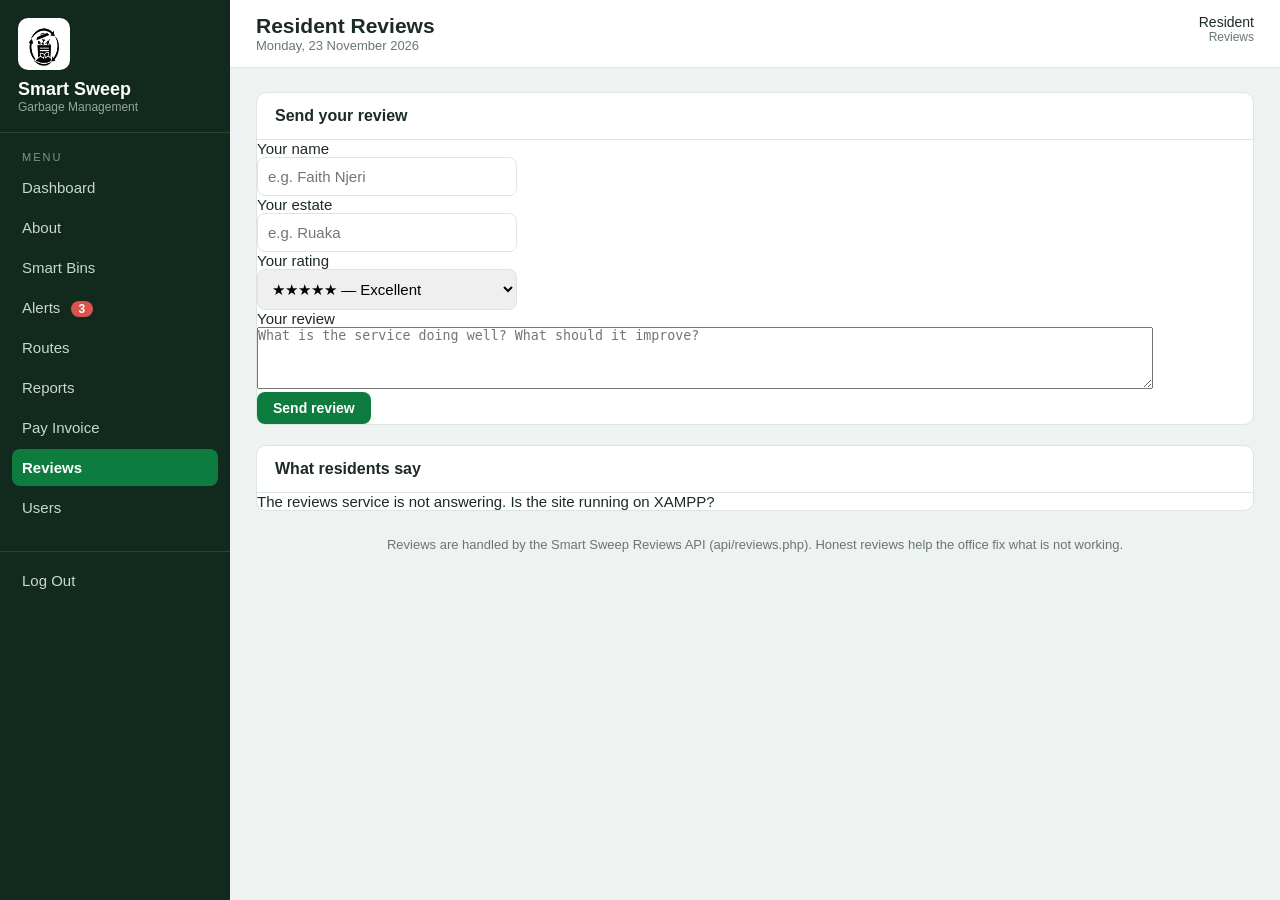
<file: reviews.html>
<!DOCTYPE html>
<!-- Smart Sweep — Resident Reviews page.
     Residents send their reviews of the service here, and read
     what other residents have said. The page talks to
     api/reviews.php. -->
<html lang="en">
<head>
    <meta charset="UTF-8">
    <meta name="viewport" content="width=device-width, initial-scale=1.0">
    <title>Resident Reviews — Smart Sweep</title>
    <link rel="stylesheet" href="css/style.css">
</head>
<body>

<div class="page">

    <!-- The left side menu (same on every page) -->
    <div class="sidebar">
        <div class="logo">
            <img class="logo-img" src="img/smart-sweep-logo-mark.png" alt="Smart Sweep logo">
            <div class="logo-name">Smart Sweep</div>
            <div class="logo-small">Garbage Management</div>
        </div>
        <div class="menu">
            <div class="menu-title">MENU</div>
            <a href="dashboard.html">Dashboard</a>
            <a href="about.html">About</a>
            <a href="bins.html">Smart Bins</a>
            <a href="alerts.html">Alerts <span class="count">3</span></a>
            <a href="routes.html">Routes</a>
            <a href="reports.html">Reports</a>
            <a href="pay.html">Pay Invoice</a>
            <a href="reviews.html" class="active">Reviews</a>
            <a href="users.html">Users</a>
        </div>
        <div class="logout">
            <a href="login.html">Log Out</a>
        </div>
    </div>

    <div class="main">
        <div class="top">
            <div class="user">Resident<small>Reviews</small></div>
            <h1>Resident Reviews</h1>
            <div class="date">Monday, 23 November 2026</div>
        </div>

        <div class="content">

            <!-- Send a review -->
            <div class="box">
                <div class="box-head">
                    <h2>Send your review</h2>
                    <span class="right" id="averageNote"></span>
                </div>
                <p>Your name<br>
                <input type="text" id="rName" placeholder="e.g. Faith Njeri" style="width:260px"></p>
                <p>Your estate<br>
                <input type="text" id="rEstate" placeholder="e.g. Ruaka" style="width:260px"></p>
                <p>Your rating<br>
                <select id="rRating" style="width:260px">
                    <option value="5">★★★★★ — Excellent</option>
                    <option value="4">★★★★ — Good</option>
                    <option value="3">★★★ — Average</option>
                    <option value="2">★★ — Poor</option>
                    <option value="1">★ — Very poor</option>
                </select></p>
                <p>Your review<br>
                <textarea id="rMessage" rows="4" style="width:90%" placeholder="What is the service doing well? What should it improve?"></textarea></p>
                <p><button class="btn" id="sendBtn" type="button">Send review</button></p>
                <div id="sendResult"></div>
            </div>

            <!-- What residents have said -->
            <div class="box">
                <div class="box-head">
                    <h2>What residents say</h2>
                </div>
                <div id="reviewList"><p>Loading reviews…</p></div>
            </div>

            <p class="foot-note">Reviews are handled by the Smart Sweep Reviews API (api/reviews.php).
            Honest reviews help the office fix what is not working.</p>

        </div>
    </div>
</div>

<script>
var API = 'api/reviews.php';

function stars(n) {
    var s = '';
    for (var i = 0; i < 5; i++) s += i < n ? '★' : '☆';
    return s;
}

function loadReviews() {
    fetch(API)
        .then(function (r) { return r.json(); })
        .then(function (d) {
            if (!d.success) return;
            document.getElementById('averageNote').textContent =
                d.total ? 'Average rating ' + d.average + ' out of 5, from ' + d.total + ' reviews' : '';
            if (!d.reviews.length) {
                document.getElementById('reviewList').innerHTML = '<p>No reviews yet — be the first.</p>';
                return;
            }
            var html = '<table><tr><th>RESIDENT</th><th>ESTATE</th><th>RATING</th><th>REVIEW</th><th>DATE</th></tr>';
            d.reviews.forEach(function (r) {
                html += '<tr><td><b>' + r.resident + '</b></td><td>' + r.estate + '</td><td>' +
                    stars(r.rating) + '</td><td>' + r.message + '</td><td>' + r.date + '</td></tr>';
            });
            document.getElementById('reviewList').innerHTML = html + '</table>';
        })
        .catch(function () {
            document.getElementById('reviewList').innerHTML =
                '<p>The reviews service is not answering. Is the site running on XAMPP?</p>';
        });
}

document.getElementById('sendBtn').onclick = function () {
    var body = {
        resident_name: document.getElementById('rName').value,
        estate: document.getElementById('rEstate').value,
        rating: parseInt(document.getElementById('rRating').value, 10),
        message: document.getElementById('rMessage').value
    };
    fetch(API, { method: 'POST', headers: { 'Content-Type': 'application/json' }, body: JSON.stringify(body) })
        .then(function (r) { return r.json(); })
        .then(function (d) {
            document.getElementById('sendResult').innerHTML = '<p><b>' + d.message + '</b></p>';
            if (d.success) {
                document.getElementById('rMessage').value = '';
                loadReviews();
            }
        })
        .catch(function () {
            document.getElementById('sendResult').innerHTML =
                '<p>The reviews service is not answering. Is the site running on XAMPP?</p>';
        });
};

loadReviews();
</script>

</body>
</html>
</file>
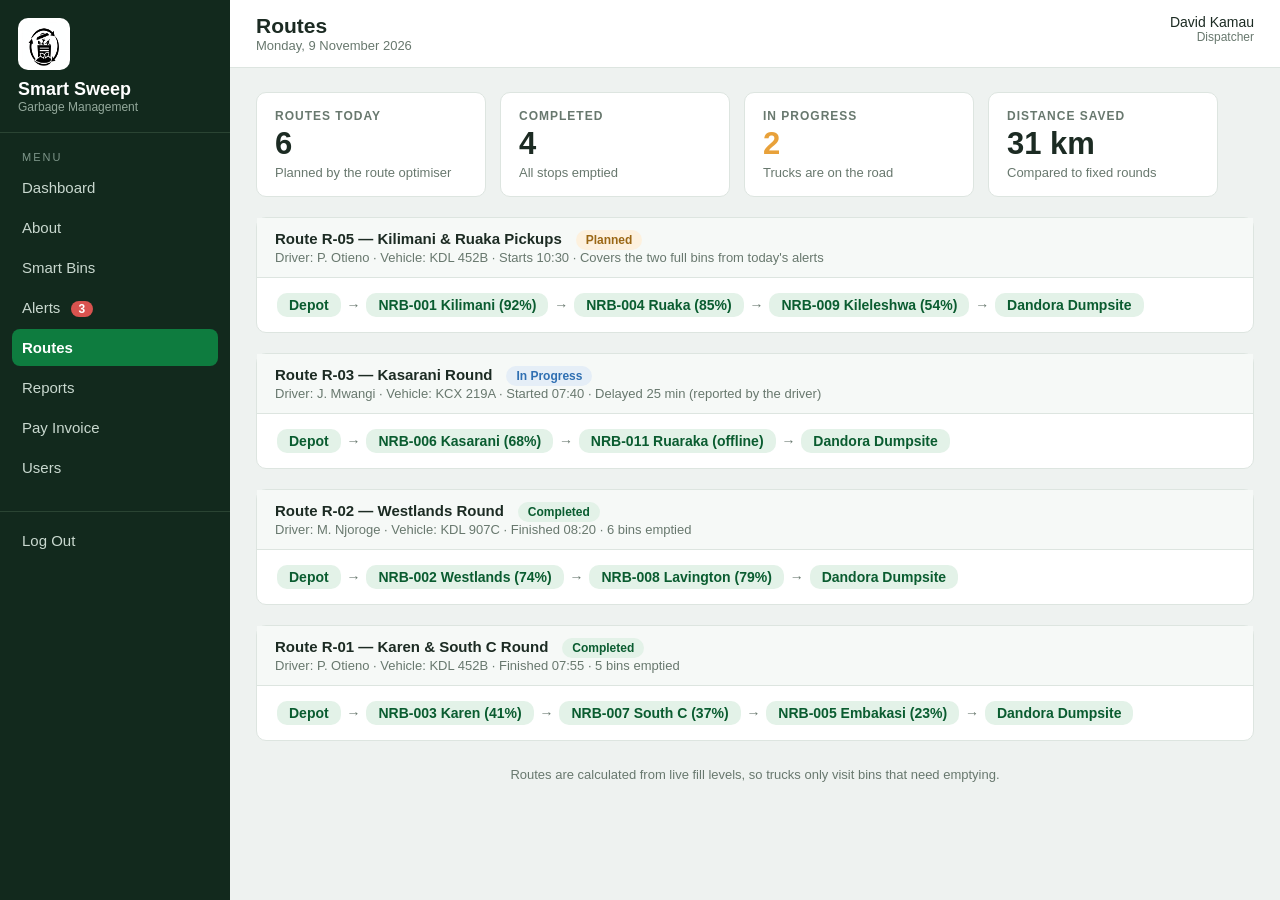
<file: routes.html>
<!DOCTYPE html>
<!-- Smart Sweep — Routes page.
     A route is one trip by one truck. Each route has an ordered
     list of stops — the bins the driver empties, in order. -->
<html lang="en">
<head>
    <meta charset="UTF-8">
    <meta name="viewport" content="width=device-width, initial-scale=1.0">
    <title>Routes — Smart Sweep</title>
    <link rel="stylesheet" href="css/style.css">
</head>
<body>

<div class="page">

    <!-- The left side menu (same on every page) -->
    <div class="sidebar">
        <div class="logo">
            <img class="logo-img" src="img/smart-sweep-logo-mark.png" alt="Smart Sweep logo">
            <div class="logo-name">Smart Sweep</div>
            <div class="logo-small">Garbage Management</div>
        </div>
        <div class="menu">
            <div class="menu-title">MENU</div>
            <a href="dashboard.html">Dashboard</a>
            <a href="about.html">About</a>
            <a href="bins.html">Smart Bins</a>
            <a href="alerts.html">Alerts <span class="count">3</span></a>
            <a href="routes.html" class="active">Routes</a>
            <a href="reports.html">Reports</a>
            <a href="pay.html">Pay Invoice</a>
            <a href="users.html">Users</a>
        </div>
        <div class="logout">
            <a href="login.html">Log Out</a>
        </div>
    </div>

    <div class="main">
        <div class="top">
            <div class="user">David Kamau<small>Dispatcher</small></div>
            <h1>Routes</h1>
            <div class="date">Monday, 9 November 2026</div>
        </div>

        <div class="content">

            <!-- The four number cards -->
            <div class="cards">
                <div class="card">
                    <div class="card-title">ROUTES TODAY</div>
                    <div class="number">6</div>
                    <div class="note">Planned by the route optimiser</div>
                </div>
                <div class="card">
                    <div class="card-title">COMPLETED</div>
                    <div class="number">4</div>
                    <div class="note">All stops emptied</div>
                </div>
                <div class="card">
                    <div class="card-title">IN PROGRESS</div>
                    <div class="number orange">2</div>
                    <div class="note">Trucks are on the road</div>
                </div>
                <div class="card">
                    <div class="card-title">DISTANCE SAVED</div>
                    <div class="number">31 km</div>
                    <div class="note">Compared to fixed rounds</div>
                </div>
            </div>

            <!-- One box per route.
                 The stops are listed in the order the driver visits them. -->

            <div class="box">
                <div class="route-head">
                    <span class="rname">Route R-05 — Kilimani &amp; Ruaka Pickups</span>
                    <span class="badge orange">Planned</span>
                    <div class="small grey-text">Driver: P. Otieno · Vehicle: KDL 452B · Starts 10:30 · Covers the two full bins from today's alerts</div>
                </div>
                <div class="stops">
                    <span class="stop">Depot</span> <span class="arrow">→</span>
                    <span class="stop">NRB-001 Kilimani (92%)</span> <span class="arrow">→</span>
                    <span class="stop">NRB-004 Ruaka (85%)</span> <span class="arrow">→</span>
                    <span class="stop">NRB-009 Kileleshwa (54%)</span> <span class="arrow">→</span>
                    <span class="stop">Dandora Dumpsite</span>
                </div>
            </div>

            <div class="box">
                <div class="route-head">
                    <span class="rname">Route R-03 — Kasarani Round</span>
                    <span class="badge blue">In Progress</span>
                    <div class="small grey-text">Driver: J. Mwangi · Vehicle: KCX 219A · Started 07:40 · Delayed 25 min (reported by the driver)</div>
                </div>
                <div class="stops">
                    <span class="stop">Depot</span> <span class="arrow">→</span>
                    <span class="stop">NRB-006 Kasarani (68%)</span> <span class="arrow">→</span>
                    <span class="stop">NRB-011 Ruaraka (offline)</span> <span class="arrow">→</span>
                    <span class="stop">Dandora Dumpsite</span>
                </div>
            </div>

            <div class="box">
                <div class="route-head">
                    <span class="rname">Route R-02 — Westlands Round</span>
                    <span class="badge">Completed</span>
                    <div class="small grey-text">Driver: M. Njoroge · Vehicle: KDL 907C · Finished 08:20 · 6 bins emptied</div>
                </div>
                <div class="stops">
                    <span class="stop">Depot</span> <span class="arrow">→</span>
                    <span class="stop">NRB-002 Westlands (74%)</span> <span class="arrow">→</span>
                    <span class="stop">NRB-008 Lavington (79%)</span> <span class="arrow">→</span>
                    <span class="stop">Dandora Dumpsite</span>
                </div>
            </div>

            <div class="box">
                <div class="route-head">
                    <span class="rname">Route R-01 — Karen &amp; South C Round</span>
                    <span class="badge">Completed</span>
                    <div class="small grey-text">Driver: P. Otieno · Vehicle: KDL 452B · Finished 07:55 · 5 bins emptied</div>
                </div>
                <div class="stops">
                    <span class="stop">Depot</span> <span class="arrow">→</span>
                    <span class="stop">NRB-003 Karen (41%)</span> <span class="arrow">→</span>
                    <span class="stop">NRB-007 South C (37%)</span> <span class="arrow">→</span>
                    <span class="stop">NRB-005 Embakasi (23%)</span> <span class="arrow">→</span>
                    <span class="stop">Dandora Dumpsite</span>
                </div>
            </div>

            <p class="foot-note">Routes are calculated from live fill levels, so trucks only visit bins that need emptying.</p>

        </div>
    </div>
</div>

</body>
</html>
</file>
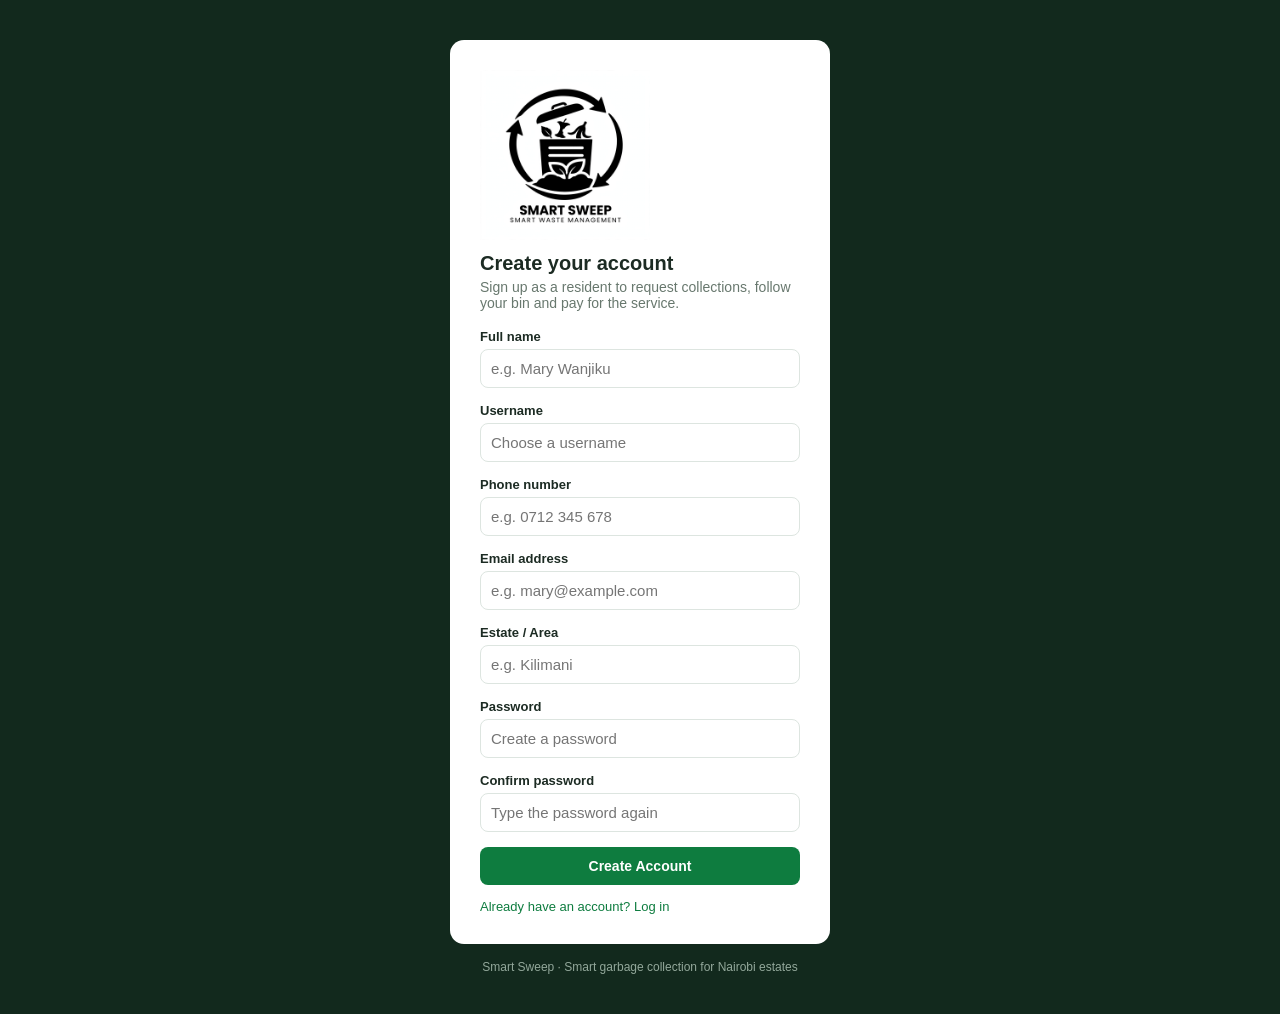
<file: signup.html>
<!DOCTYPE html>
<!-- Smart Sweep — Sign Up page.
     This is where a new resident creates an account. The resident
     types their details and clicks Create Account. The form then
     opens the login page, so the resident can log in straight away. -->
<html lang="en">
<head>
    <meta charset="UTF-8">
    <meta name="viewport" content="width=device-width, initial-scale=1.0">
    <title>Sign Up — Smart Sweep</title>
    <!-- This line brings in all the colours and layout from the CSS file -->
    <link rel="stylesheet" href="css/style.css">
</head>
<body>

    <div class="login-page">
        <div class="login-box">

            <!-- The system logo and name -->
            <img class="login-logo" src="img/smart-sweep-logo.png" alt="Smart Sweep - Smart Waste Management">

            <h1>Create your account</h1>
            <p class="sub">Sign up as a resident to request collections, follow your bin and pay for the service.</p>

            <!-- The sign up form. When it is submitted, it opens login.html -->
            <form action="login.html" method="get">
                <div class="field">
                    <label for="fullname">Full name</label>
                    <input type="text" id="fullname" name="fullname" placeholder="e.g. Mary Wanjiku" required>
                </div>
                <div class="field">
                    <label for="username">Username</label>
                    <input type="text" id="username" name="username" placeholder="Choose a username" required>
                </div>
                <div class="field">
                    <label for="phone">Phone number</label>
                    <input type="tel" id="phone" name="phone" placeholder="e.g. 0712 345 678" required>
                </div>
                <div class="field">
                    <label for="email">Email address</label>
                    <input type="email" id="email" name="email" placeholder="e.g. mary@example.com" required>
                </div>
                <div class="field">
                    <label for="estate">Estate / Area</label>
                    <input type="text" id="estate" name="estate" placeholder="e.g. Kilimani" required>
                </div>
                <div class="field">
                    <label for="password">Password</label>
                    <input type="password" id="password" name="password" placeholder="Create a password" required>
                </div>
                <div class="field">
                    <label for="confirm">Confirm password</label>
                    <input type="password" id="confirm" name="confirm" placeholder="Type the password again" required>
                </div>
                <button type="submit" class="btn">Create Account</button>
            </form>

            <div class="login-links">
                <a href="login.html">Already have an account? Log in</a>
            </div>
        </div>
        <p class="login-foot">Smart Sweep · Smart garbage collection for Nairobi estates</p>
    </div>

</body>
</html>
</file>
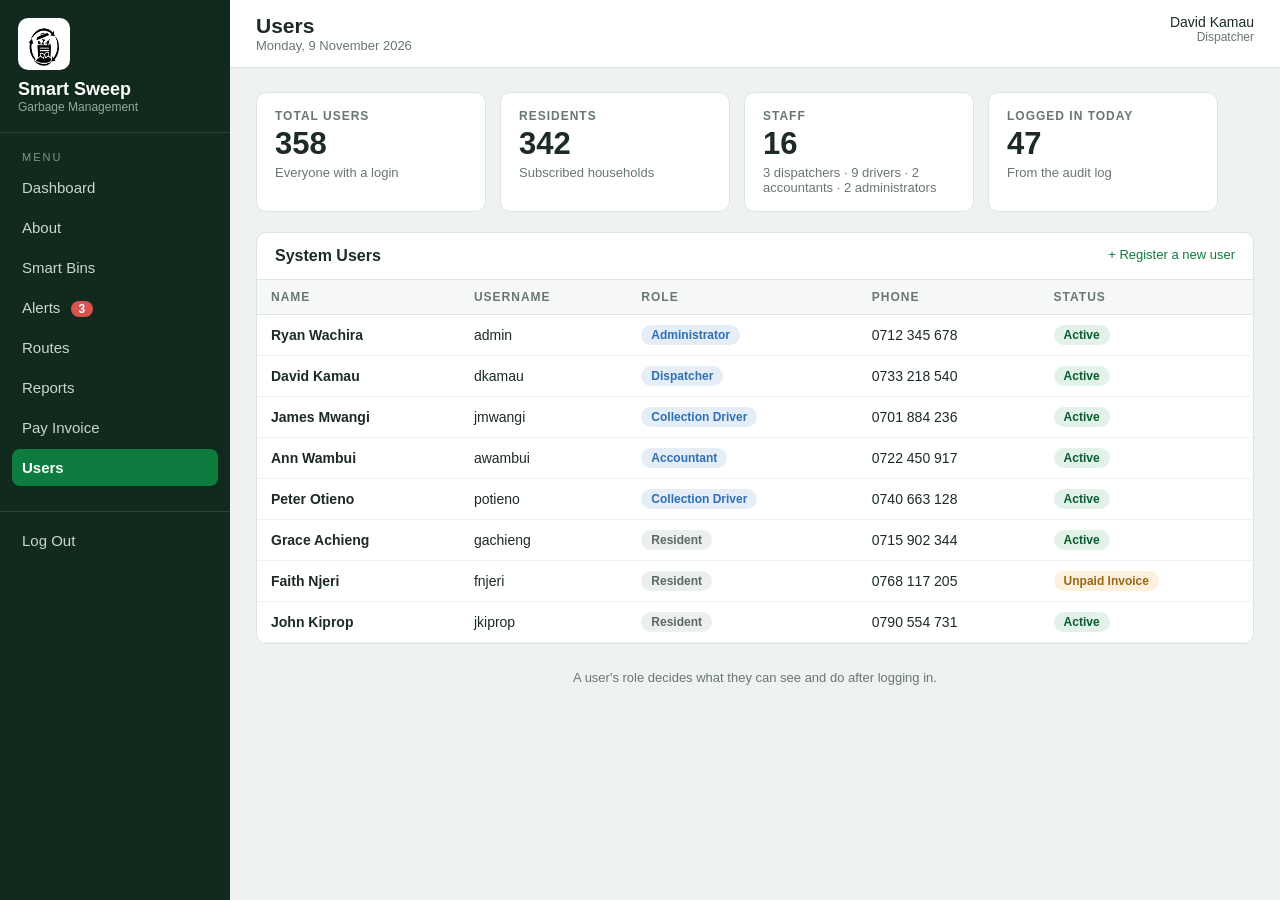
<file: users.html>
<!DOCTYPE html>
<!-- Smart Sweep — Users page.
     Everyone who can log in to the system: residents, dispatchers,
     drivers, accountants and administrators. Only administrators
     can add or change users. -->
<html lang="en">
<head>
    <meta charset="UTF-8">
    <meta name="viewport" content="width=device-width, initial-scale=1.0">
    <title>Users — Smart Sweep</title>
    <link rel="stylesheet" href="css/style.css">
</head>
<body>

<div class="page">

    <!-- The left side menu (same on every page) -->
    <div class="sidebar">
        <div class="logo">
            <img class="logo-img" src="img/smart-sweep-logo-mark.png" alt="Smart Sweep logo">
            <div class="logo-name">Smart Sweep</div>
            <div class="logo-small">Garbage Management</div>
        </div>
        <div class="menu">
            <div class="menu-title">MENU</div>
            <a href="dashboard.html">Dashboard</a>
            <a href="about.html">About</a>
            <a href="bins.html">Smart Bins</a>
            <a href="alerts.html">Alerts <span class="count">3</span></a>
            <a href="routes.html">Routes</a>
            <a href="reports.html">Reports</a>
            <a href="pay.html">Pay Invoice</a>
            <a href="users.html" class="active">Users</a>
        </div>
        <div class="logout">
            <a href="login.html">Log Out</a>
        </div>
    </div>

    <div class="main">
        <div class="top">
            <div class="user">David Kamau<small>Dispatcher</small></div>
            <h1>Users</h1>
            <div class="date">Monday, 9 November 2026</div>
        </div>

        <div class="content">

            <!-- The four number cards -->
            <div class="cards">
                <div class="card">
                    <div class="card-title">TOTAL USERS</div>
                    <div class="number">358</div>
                    <div class="note">Everyone with a login</div>
                </div>
                <div class="card">
                    <div class="card-title">RESIDENTS</div>
                    <div class="number">342</div>
                    <div class="note">Subscribed households</div>
                </div>
                <div class="card">
                    <div class="card-title">STAFF</div>
                    <div class="number">16</div>
                    <div class="note">3 dispatchers · 9 drivers · 2 accountants · 2 administrators</div>
                </div>
                <div class="card">
                    <div class="card-title">LOGGED IN TODAY</div>
                    <div class="number">47</div>
                    <div class="note">From the audit log</div>
                </div>
            </div>

            <!-- The table of users.
                 The badge shows each person's role in the system. -->
            <div class="box">
                <div class="box-head">
                    <h2>System Users</h2>
                    <span class="right"><a href="#">+ Register a new user</a></span>
                </div>
                <table>
                    <tr>
                        <th>NAME</th><th>USERNAME</th><th>ROLE</th><th>PHONE</th><th>STATUS</th>
                    </tr>
                    <tr><td><b>Ryan Wachira</b></td><td>admin</td><td><span class="badge blue">Administrator</span></td><td>0712 345 678</td><td><span class="badge">Active</span></td></tr>
                    <tr><td><b>David Kamau</b></td><td>dkamau</td><td><span class="badge blue">Dispatcher</span></td><td>0733 218 540</td><td><span class="badge">Active</span></td></tr>
                    <tr><td><b>James Mwangi</b></td><td>jmwangi</td><td><span class="badge blue">Collection Driver</span></td><td>0701 884 236</td><td><span class="badge">Active</span></td></tr>
                    <tr><td><b>Ann Wambui</b></td><td>awambui</td><td><span class="badge blue">Accountant</span></td><td>0722 450 917</td><td><span class="badge">Active</span></td></tr>
                    <tr><td><b>Peter Otieno</b></td><td>potieno</td><td><span class="badge blue">Collection Driver</span></td><td>0740 663 128</td><td><span class="badge">Active</span></td></tr>
                    <tr><td><b>Grace Achieng</b></td><td>gachieng</td><td><span class="badge grey">Resident</span></td><td>0715 902 344</td><td><span class="badge">Active</span></td></tr>
                    <tr><td><b>Faith Njeri</b></td><td>fnjeri</td><td><span class="badge grey">Resident</span></td><td>0768 117 205</td><td><span class="badge orange">Unpaid Invoice</span></td></tr>
                    <tr><td><b>John Kiprop</b></td><td>jkiprop</td><td><span class="badge grey">Resident</span></td><td>0790 554 731</td><td><span class="badge">Active</span></td></tr>
                </table>
            </div>

            <p class="foot-note">A user's role decides what they can see and do after logging in.</p>

        </div>
    </div>
</div>

</body>
</html>
</file>
<file: css/style.css>
/* ==========================================================
   SMART SWEEP — STYLESHEET
   Every page of the system uses this one CSS file.
   CSS is the part that gives the pages their colours,
   sizes and layout. Each section below says what it does.
   ========================================================== */


/* ---------- The whole page ---------- */

* {
    margin: 0;
    padding: 0;
    box-sizing: border-box;   /* padding does not add to the width */
}

body {
    font-family: Arial, Helvetica, sans-serif;
    background-color: #eef2f0;   /* light grey-green page background */
    color: #1c2b23;              /* almost-black text */
    font-size: 15px;
}

a {
    color: #0e7c3f;   /* links are green */
    text-decoration: none;
}

a:hover {
    text-decoration: underline;
}


/* ---------- Layout: menu on the left, content on the right ---------- */

/* display:flex puts the sidebar and the main part side by side */
.page {
    display: flex;
    min-height: 100vh;   /* at least as tall as the screen */
}


/* ---------- The left side menu ---------- */

.sidebar {
    width: 230px;
    background-color: #12291d;   /* very dark green */
    color: #c9d8cf;
    padding-bottom: 16px;
}

/* The logo area at the top of the menu */
.logo {
    padding: 18px;
    border-bottom: 1px solid #2a4433;
}

.logo-box {
    display: inline-block;
    background-color: #0e7c3f;
    color: white;
    font-size: 20px;
    font-weight: bold;
    padding: 7px 12px;
    border-radius: 8px;
    margin-bottom: 6px;
}

.logo-name {
    color: white;
    font-size: 18px;
    font-weight: bold;
}

.logo-small {
    font-size: 12px;
    color: #93a89b;
}

/* The list of links in the menu */
.menu {
    padding: 12px;
}

.menu-title {
    font-size: 11px;
    letter-spacing: 2px;
    color: #7e968a;
    padding: 6px 10px;
}

.menu a {
    display: block;          /* each link takes its own line */
    color: #c9d8cf;
    padding: 10px;
    border-radius: 8px;
    margin-bottom: 3px;
}

.menu a:hover {
    background-color: #1d3d2b;
    color: white;
    text-decoration: none;
}

/* The link of the page you are on now is filled green */
.menu a.active {
    background-color: #0e7c3f;
    color: white;
    font-weight: bold;
}

/* The red number next to "Alerts" — how many alerts are waiting */
.menu .count {
    background-color: #d9534f;
    color: white;
    font-size: 12px;
    font-weight: bold;
    border-radius: 10px;
    padding: 1px 8px;
    margin-left: 6px;
}

/* Log Out at the bottom of the menu */
.logout {
    padding: 12px;
    border-top: 1px solid #2a4433;
    margin-top: 10px;
}

.logout a {
    color: #c9d8cf;
    display: block;
    padding: 8px 10px;
}

.logout a:hover {
    color: white;
    text-decoration: none;
}


/* ---------- The main part (right side) ---------- */

.main {
    flex: 1;   /* takes all the space that is left */
}

/* The white bar at the top with the page name */
.top {
    background-color: white;
    border-bottom: 1px solid #dde5e0;
    padding: 14px 26px;
}

.top h1 {
    font-size: 21px;
    display: inline-block;
}

.top .date {
    color: #68786e;
    font-size: 13px;
}

/* The logged-in user, on the right of the top bar */
.user {
    float: right;
    text-align: right;
    font-size: 14px;
}

.user small {
    display: block;
    color: #68786e;
    font-size: 12px;
}

/* The space where the page content goes */
.content {
    padding: 24px 26px 36px;
}


/* ---------- The four small cards at the top of a page ---------- */

/* flex + wrap: the cards sit in a row and wrap on small screens */
.cards {
    display: flex;
    flex-wrap: wrap;
    gap: 14px;
    margin-bottom: 20px;
}

.card {
    background-color: white;
    border: 1px solid #dde5e0;
    border-radius: 10px;
    padding: 16px 18px;
    width: 230px;
}

.card .card-title {
    color: #68786e;
    font-size: 12px;
    font-weight: bold;
    letter-spacing: 1px;
}

.card .number {
    font-size: 31px;
    font-weight: bold;
    margin: 3px 0;
}

.card .note {
    color: #68786e;
    font-size: 13px;
}

/* A card number can be orange (warning) or red (danger) */
.card .number.orange { color: #e8a13a; }
.card .number.red    { color: #d9534f; }


/* ---------- White boxes that hold tables and lists ---------- */

.box {
    background-color: white;
    border: 1px solid #dde5e0;
    border-radius: 10px;
    margin-bottom: 20px;
}

.box-head {
    padding: 14px 18px;
    border-bottom: 1px solid #dde5e0;
}

.box-head h2 {
    font-size: 16px;
    display: inline-block;
}

.box-head .right {
    float: right;
    font-size: 13px;
    color: #68786e;
}

.box-body {
    padding: 16px 18px;
}


/* ---------- Tables ---------- */

table {
    width: 100%;
    border-collapse: collapse;   /* no double borders */
    font-size: 14px;
}

th, td {
    text-align: left;
    padding: 10px 14px;
}

th {
    background-color: #f6f9f7;
    color: #68786e;
    font-size: 12px;
    letter-spacing: 1px;
    border-bottom: 1px solid #dde5e0;
}

td {
    border-bottom: 1px solid #eef2f0;
}

tr:hover td {
    background-color: #f8fbf9;   /* row lights up when the mouse is on it */
}

.num {
    text-align: right;   /* numbers line up on the right */
}


/* ---------- The fill-level bar (how full a bin is) ---------- */

/* The grey track of the bar */
.bar {
    display: inline-block;
    width: 120px;
    height: 10px;
    background-color: #e6ece8;
    border-radius: 5px;
    overflow: hidden;   /* the coloured part stays inside the track */
    vertical-align: middle;
}

/* The coloured part. Its width is set on the page itself,
   for example style="width:92%" means the bin is 92% full. */
.fill {
    height: 10px;
    background-color: #0e7c3f;   /* green = fine */
}

.fill.orange { background-color: #e8a13a; }   /* orange = near full */
.fill.red    { background-color: #d9534f; }   /* red = full */


/* ---------- Small coloured labels (badges) ---------- */

.badge {
    display: inline-block;
    font-size: 12px;
    font-weight: bold;
    padding: 3px 10px;
    border-radius: 10px;
    background-color: #e3f2e8;
    color: #0a5c30;
}

.badge.orange { background-color: #fdf1de; color: #9a6714; }
.badge.red    { background-color: #fbe7e6; color: #a8322e; }
.badge.blue   { background-color: #e5eef7; color: #2f6fb2; }
.badge.grey   { background-color: #eceff0; color: #5c6a63; }


/* ---------- Buttons ---------- */

.btn {
    display: inline-block;
    background-color: #0e7c3f;
    color: white;
    font-size: 14px;
    font-weight: bold;
    padding: 8px 16px;
    border: none;
    border-radius: 8px;
    cursor: pointer;
}

.btn:hover {
    background-color: #0a5c30;
    text-decoration: none;
}

/* A white button with a thin border */
.btn-white {
    background-color: white;
    color: #0a5c30;
    border: 1px solid #dde5e0;
}

.btn-white:hover {
    background-color: white;
    border-color: #0e7c3f;
}


/* ---------- Alert rows (on the dashboard) ---------- */

.alert-row {
    padding: 12px 18px;
    border-bottom: 1px solid #eef2f0;
}

.alert-row .what {
    font-weight: bold;
    font-size: 14px;
}

.alert-row .when {
    color: #68786e;
    font-size: 12px;
}


/* ---------- Route boxes (on the Routes page) ---------- */

.route-head {
    background-color: #f6f9f7;
    padding: 12px 18px;
    border-bottom: 1px solid #dde5e0;
    font-size: 14px;
}

.route-head .rname {
    font-weight: bold;
    font-size: 15px;
    margin-right: 10px;
}

/* The stops of a route, in order */
.stops {
    padding: 12px 18px;
    font-size: 14px;
}

.stops .stop {
    display: inline-block;
    background-color: #e3f2e8;
    color: #0a5c30;
    font-weight: bold;
    border-radius: 10px;
    padding: 4px 12px;
    margin: 3px 2px;
}

.stops .arrow {
    color: #68786e;
}


/* ---------- Forms (login page and others) ---------- */

.field {
    margin-bottom: 15px;
}

label {
    display: block;
    font-size: 13px;
    font-weight: bold;
    margin-bottom: 5px;
}

input, select {
    width: 100%;
    padding: 10px;
    font-size: 15px;
    font-family: Arial, Helvetica, sans-serif;
    border: 1px solid #dde5e0;
    border-radius: 8px;
}


/* ---------- The login page ---------- */

/* The dark green full-screen background of the login page */
.login-page {
    background-color: #12291d;
    min-height: 100vh;
    padding: 40px 16px;
}

/* The white box in the middle with the login form */
.login-box {
    background-color: white;
    border-radius: 14px;
    width: 380px;
    max-width: 100%;
    margin: 0 auto;   /* centres the box */
    padding: 30px;
}

.login-box h1 {
    font-size: 20px;
    margin: 12px 0 4px;
}

.login-box .sub {
    color: #68786e;
    font-size: 14px;
    margin-bottom: 18px;
}

.login-box .btn {
    width: 100%;
    padding: 11px;
    text-align: center;
}

/* The light green note with the demo accounts */
.demo {
    background-color: #e3f2e8;
    color: #0a5c30;
    font-size: 13px;
    border-radius: 8px;
    padding: 9px 12px;
    margin-bottom: 18px;
}

.login-links {
    margin-top: 14px;
    font-size: 13px;
}

.login-links .right {
    float: right;
}

.login-foot {
    text-align: center;
    color: #93a89b;
    font-size: 12px;
    margin-top: 16px;
}


/* ---------- Small helpers ---------- */

.grey-text { color: #68786e; }
.small { font-size: 13px; }

.foot-note {
    text-align: center;
    color: #68786e;
    font-size: 13px;
    padding-top: 6px;
}


/* ---------- The number circle on a checkpoint card ---------- */

.checkpoint-num {
    display: inline-block;
    width: 34px;
    height: 34px;
    line-height: 34px;      /* centres the number up and down */
    text-align: center;
    background-color: #0e7c3f;
    color: white;
    font-size: 17px;
    font-weight: bold;
    border-radius: 50%;     /* makes the square a circle */
    margin-bottom: 8px;
}

/* ---------- The Smart Sweep logo ---------- */
/* The logo files are black on white, so on the dark green menu
   the mark sits on a small white tile so it can be seen. */
.logo-img {
    width: 52px;
    height: 52px;
    background-color: white;
    border-radius: 10px;
    padding: 4px;
    margin-bottom: 6px;
}

/* The full logo on the login pages. It already says
   SMART SWEEP underneath the mark, so it stands alone. */
.login-logo {
    display: block;
    width: 170px;
    margin-bottom: 10px;
}
</file>
